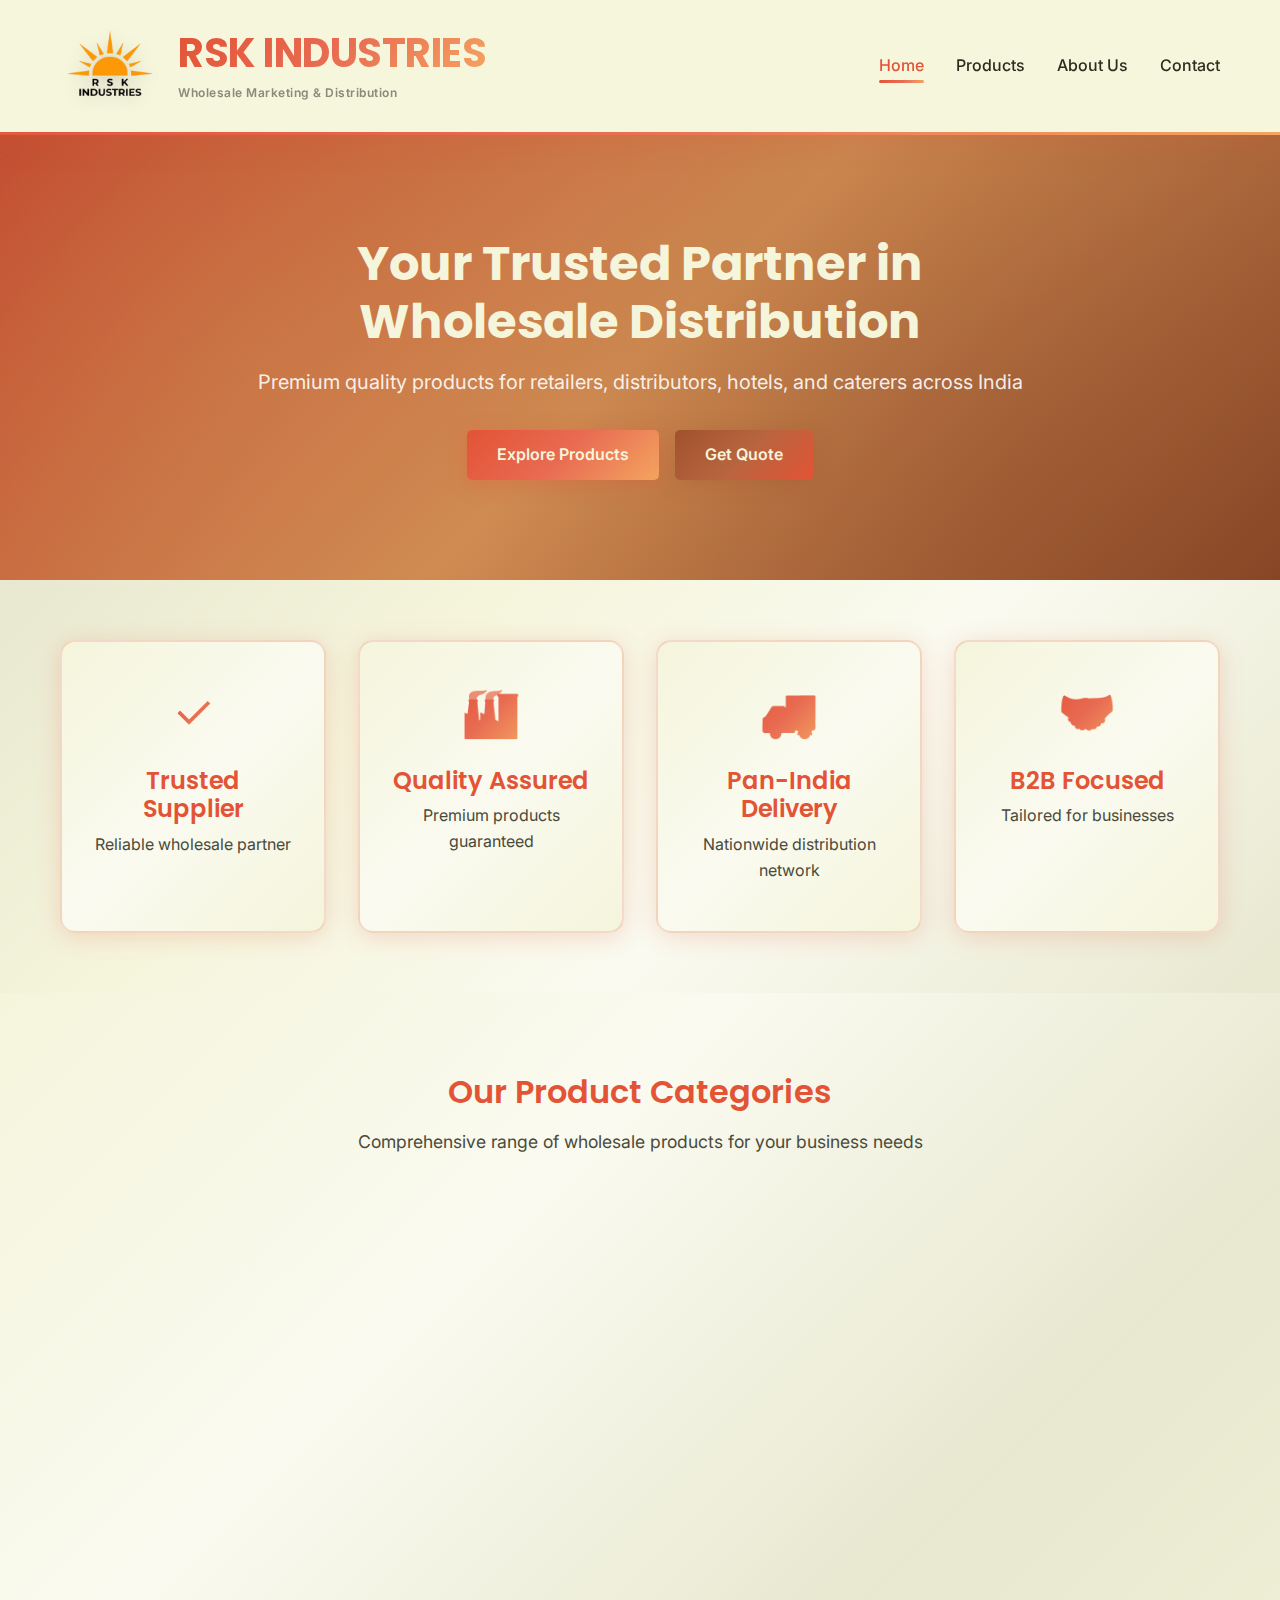
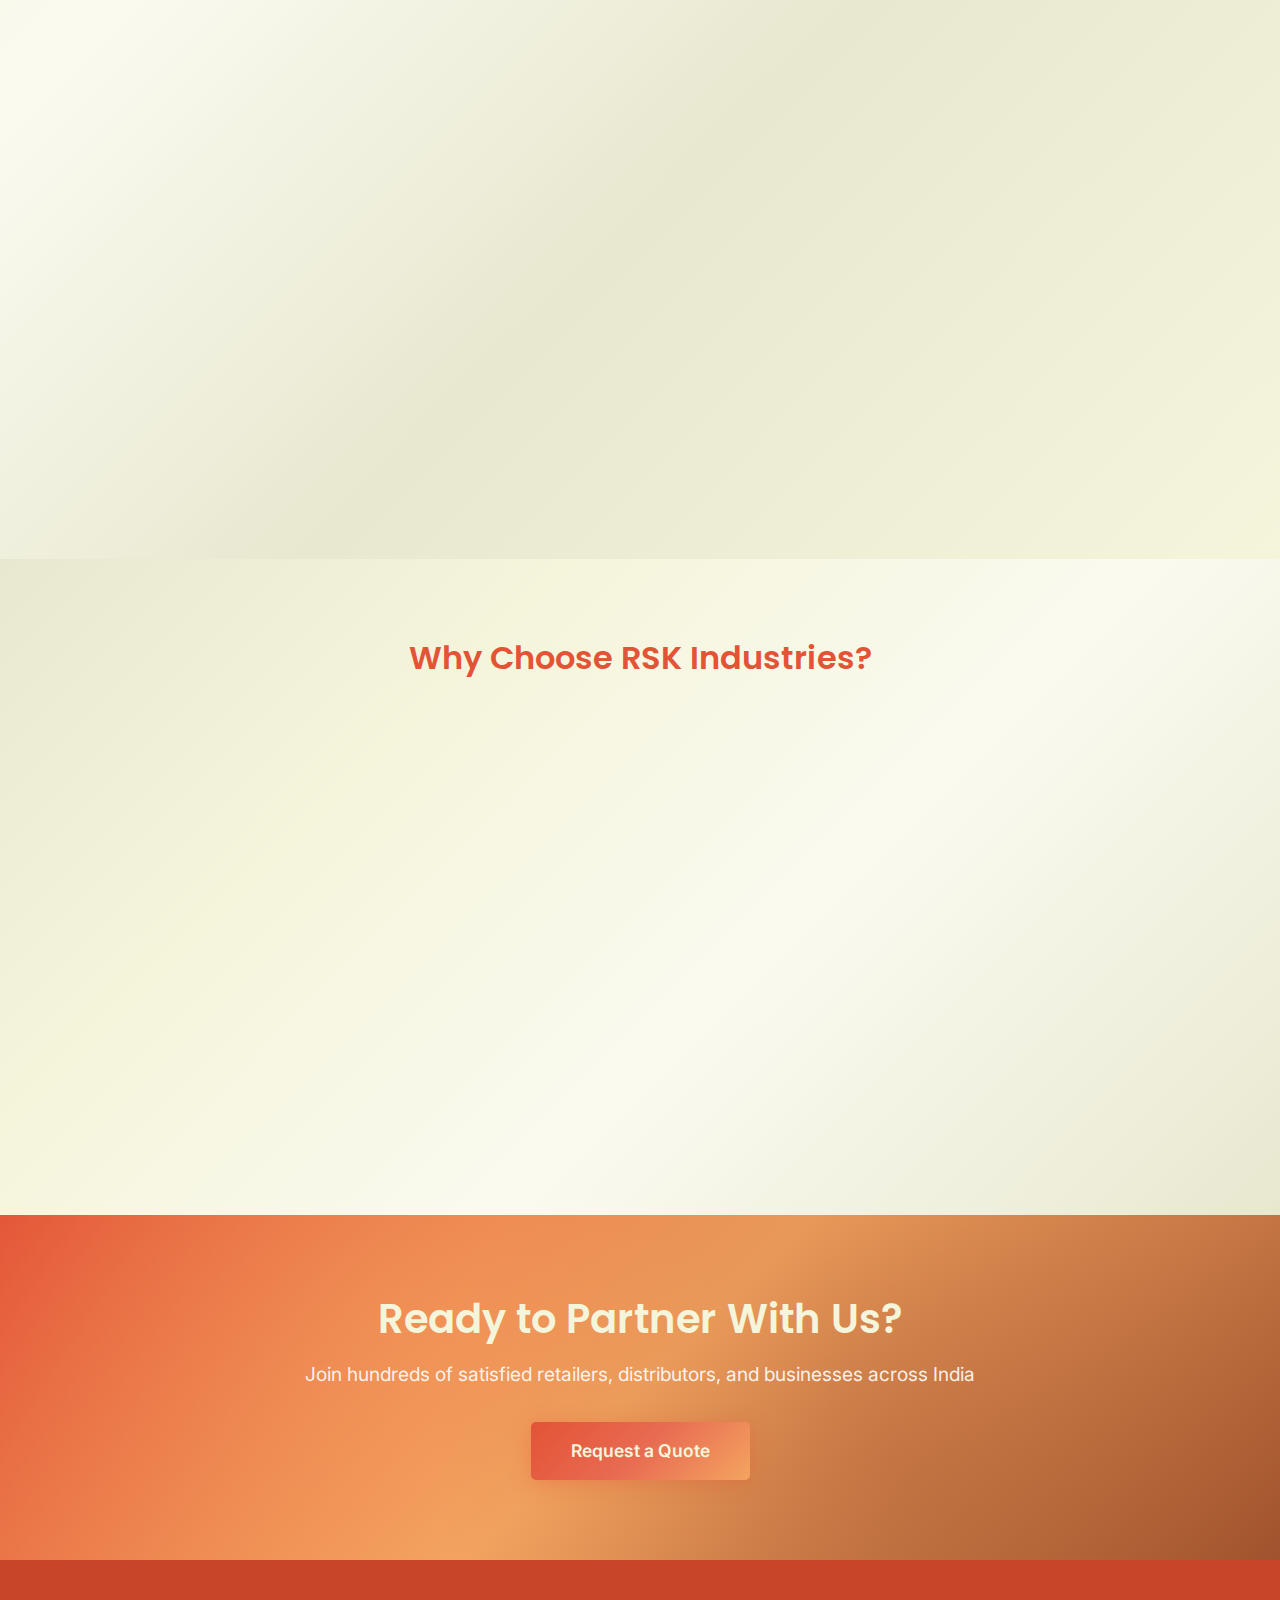
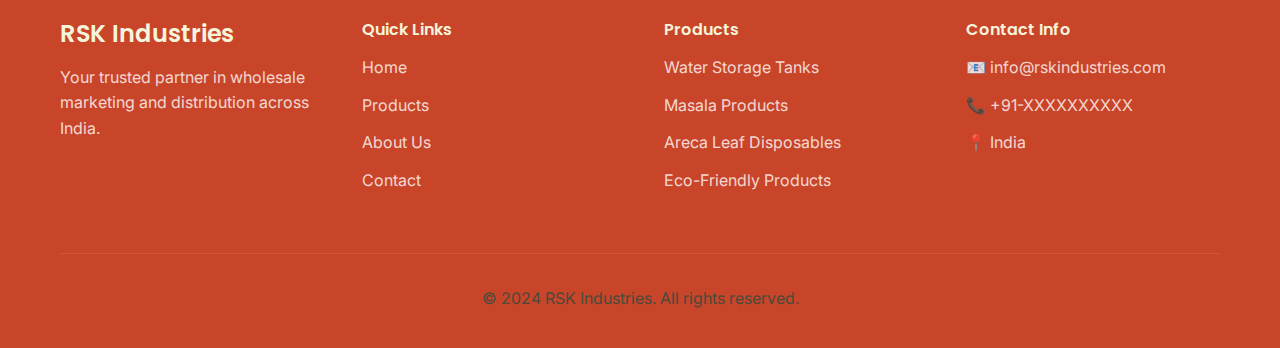
<file: index.html>
<!DOCTYPE html>
<html lang="en">
<head>
    <meta charset="UTF-8">
    <meta name="viewport" content="width=device-width, initial-scale=1.0">
    <meta name="description" content="RSK Industries - Leading wholesale marketing and distribution company in India. Specializing in plastic water storage tanks, masala products, and eco-friendly disposable products.">
    <title>RSK Industries - Wholesale Marketing & Distribution</title>
    <link rel="preconnect" href="https://fonts.googleapis.com">
    <link rel="preconnect" href="https://fonts.gstatic.com" crossorigin>
    <link href="https://fonts.googleapis.com/css2?family=Inter:wght@300;400;500;600;700&family=Poppins:wght@400;500;600;700&display=swap" rel="stylesheet">
    <link rel="stylesheet" href="css/styles.css">
</head>
<body>
    <!-- Navigation -->
    <nav class="navbar">
        <div class="container">
            <div class="nav-wrapper">
                <div class="logo">
                    <img src="assets/images/logo-transparent.png" alt="RSK Industries" class="logo-img">
                    <div class="logo-text">
                        <h1>RSK INDUSTRIES</h1>
                        <span class="tagline">Wholesale Marketing & Distribution</span>
                    </div>
                </div>
                <ul class="nav-menu" id="navMenu">
                    <li><a href="index.html" class="active">Home</a></li>
                    <li><a href="products.html">Products</a></li>
                    <li><a href="about.html">About Us</a></li>
                    <li><a href="contact.html">Contact</a></li>
                </ul>
                <button class="mobile-menu-toggle" id="mobileMenuToggle" aria-label="Toggle menu">
                    <span></span>
                    <span></span>
                    <span></span>
                </button>
            </div>
        </div>
    </nav>

    <!-- Hero Section -->
    <section class="hero">
        <div class="hero-overlay"></div>
        <div class="container">
            <div class="hero-content">
                <h1 class="hero-title">Your Trusted Partner in Wholesale Distribution</h1>
                <p class="hero-subtitle">Premium quality products for retailers, distributors, hotels, and caterers across India</p>
                <div class="hero-buttons">
                    <a href="products.html" class="btn btn-primary">Explore Products</a>
                    <a href="contact.html" class="btn btn-secondary">Get Quote</a>
                </div>
            </div>
        </div>
    </section>

    <!-- Trust Indicators -->
    <section class="trust-indicators">
        <div class="container">
            <div class="trust-grid">
                <div class="trust-item">
                    <div class="trust-icon">✓</div>
                    <h3>Trusted Supplier</h3>
                    <p>Reliable wholesale partner</p>
                </div>
                <div class="trust-item">
                    <div class="trust-icon">🏭</div>
                    <h3>Quality Assured</h3>
                    <p>Premium products guaranteed</p>
                </div>
                <div class="trust-item">
                    <div class="trust-icon">🚚</div>
                    <h3>Pan-India Delivery</h3>
                    <p>Nationwide distribution network</p>
                </div>
                <div class="trust-item">
                    <div class="trust-icon">🤝</div>
                    <h3>B2B Focused</h3>
                    <p>Tailored for businesses</p>
                </div>
            </div>
        </div>
    </section>

    <!-- Product Categories -->
    <section class="product-categories">
        <div class="container">
            <h2 class="section-title">Our Product Categories</h2>
            <p class="section-subtitle">Comprehensive range of wholesale products for your business needs</p>
            <div class="categories-grid">
                <div class="category-card">
                    <div class="category-icon">💧</div>
                    <h3>Plastic Water Storage Tanks</h3>
                    <p>Durable, high-quality water storage solutions for commercial and industrial use. Available in various capacities.</p>
                    <a href="products.html#water-tanks" class="category-link">View Products →</a>
                </div>
                <div class="category-card">
                    <div class="category-icon">🌶️</div>
                    <h3>Masala Products</h3>
                    <p>Premium quality spices and masala products. Authentic flavors for hotels, restaurants, and retail businesses.</p>
                    <a href="products.html#masala" class="category-link">View Products →</a>
                </div>
                <div class="category-card">
                    <div class="category-icon">🍃</div>
                    <h3>Areca Leaf Disposables</h3>
                    <p>Eco-friendly disposable plates, cups, and glasses made from areca leaf. Perfect for events and catering.</p>
                    <a href="products.html#areca-leaf" class="category-link">View Products →</a>
                </div>
                <div class="category-card">
                    <div class="category-icon">♻️</div>
                    <h3>Eco-Friendly Products</h3>
                    <p>Sustainable disposable products for environmentally conscious businesses. Quality meets responsibility.</p>
                    <a href="products.html#eco-friendly" class="category-link">View Products →</a>
                </div>
            </div>
        </div>
    </section>

    <!-- Why Choose Us -->
    <section class="why-choose-us">
        <div class="container">
            <h2 class="section-title">Why Choose RSK Industries?</h2>
            <div class="features-grid">
                <div class="feature-card">
                    <div class="feature-number">01</div>
                    <h3>Competitive Pricing</h3>
                    <p>Best wholesale rates in the market with volume discounts for bulk orders</p>
                </div>
                <div class="feature-card">
                    <div class="feature-number">02</div>
                    <h3>Quality Assurance</h3>
                    <p>Rigorous quality checks ensure only premium products reach your customers</p>
                </div>
                <div class="feature-card">
                    <div class="feature-number">03</div>
                    <h3>Reliable Supply Chain</h3>
                    <p>Consistent inventory and timely delivery to keep your business running smoothly</p>
                </div>
                <div class="feature-card">
                    <div class="feature-number">04</div>
                    <h3>Expert Support</h3>
                    <p>Dedicated account managers to assist with your wholesale requirements</p>
                </div>
                <div class="feature-card">
                    <div class="feature-number">05</div>
                    <h3>Flexible Terms</h3>
                    <p>Customized payment and delivery terms to suit your business needs</p>
                </div>
                <div class="feature-card">
                    <div class="feature-number">06</div>
                    <h3>Wide Network</h3>
                    <p>Established distribution network across India for seamless service</p>
                </div>
            </div>
        </div>
    </section>

    <!-- CTA Section -->
    <section class="cta-section">
        <div class="container">
            <div class="cta-content">
                <h2>Ready to Partner With Us?</h2>
                <p>Join hundreds of satisfied retailers, distributors, and businesses across India</p>
                <a href="contact.html" class="btn btn-primary btn-large">Request a Quote</a>
            </div>
        </div>
    </section>

    <!-- Footer -->
    <footer class="footer">
        <div class="container">
            <div class="footer-grid">
                <div class="footer-col">
                    <h3>RSK Industries</h3>
                    <p>Your trusted partner in wholesale marketing and distribution across India.</p>
                </div>
                <div class="footer-col">
                    <h4>Quick Links</h4>
                    <ul>
                        <li><a href="index.html">Home</a></li>
                        <li><a href="products.html">Products</a></li>
                        <li><a href="about.html">About Us</a></li>
                        <li><a href="contact.html">Contact</a></li>
                    </ul>
                </div>
                <div class="footer-col">
                    <h4>Products</h4>
                    <ul>
                        <li><a href="products.html#water-tanks">Water Storage Tanks</a></li>
                        <li><a href="products.html#masala">Masala Products</a></li>
                        <li><a href="products.html#areca-leaf">Areca Leaf Disposables</a></li>
                        <li><a href="products.html#eco-friendly">Eco-Friendly Products</a></li>
                    </ul>
                </div>
                <div class="footer-col">
                    <h4>Contact Info</h4>
                    <ul>
                        <li>📧 info@rskindustries.com</li>
                        <li>📞 +91-XXXXXXXXXX</li>
                        <li>📍 India</li>
                    </ul>
                </div>
            </div>
            <div class="footer-bottom">
                <p>&copy; 2024 RSK Industries. All rights reserved.</p>
            </div>
        </div>
    </footer>

    <script src="js/script.js"></script>
</body>
</html>
</file>
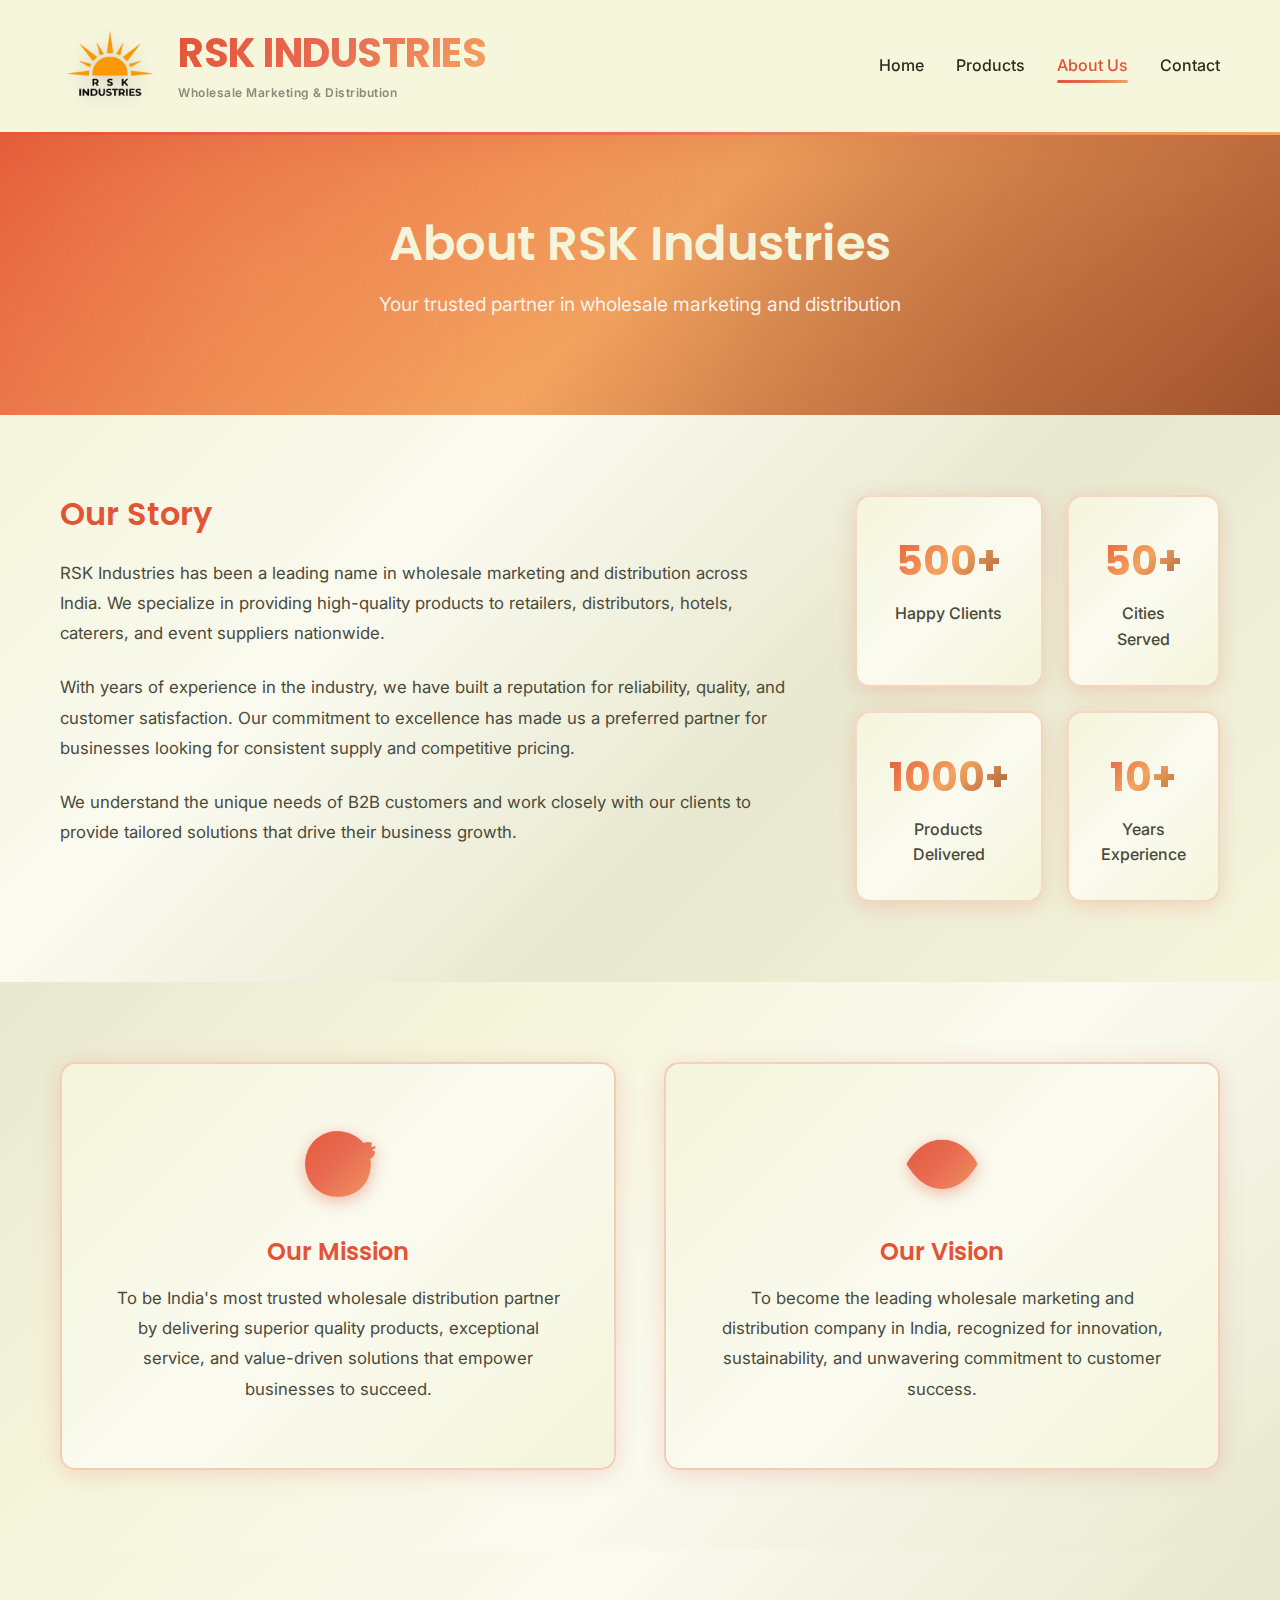
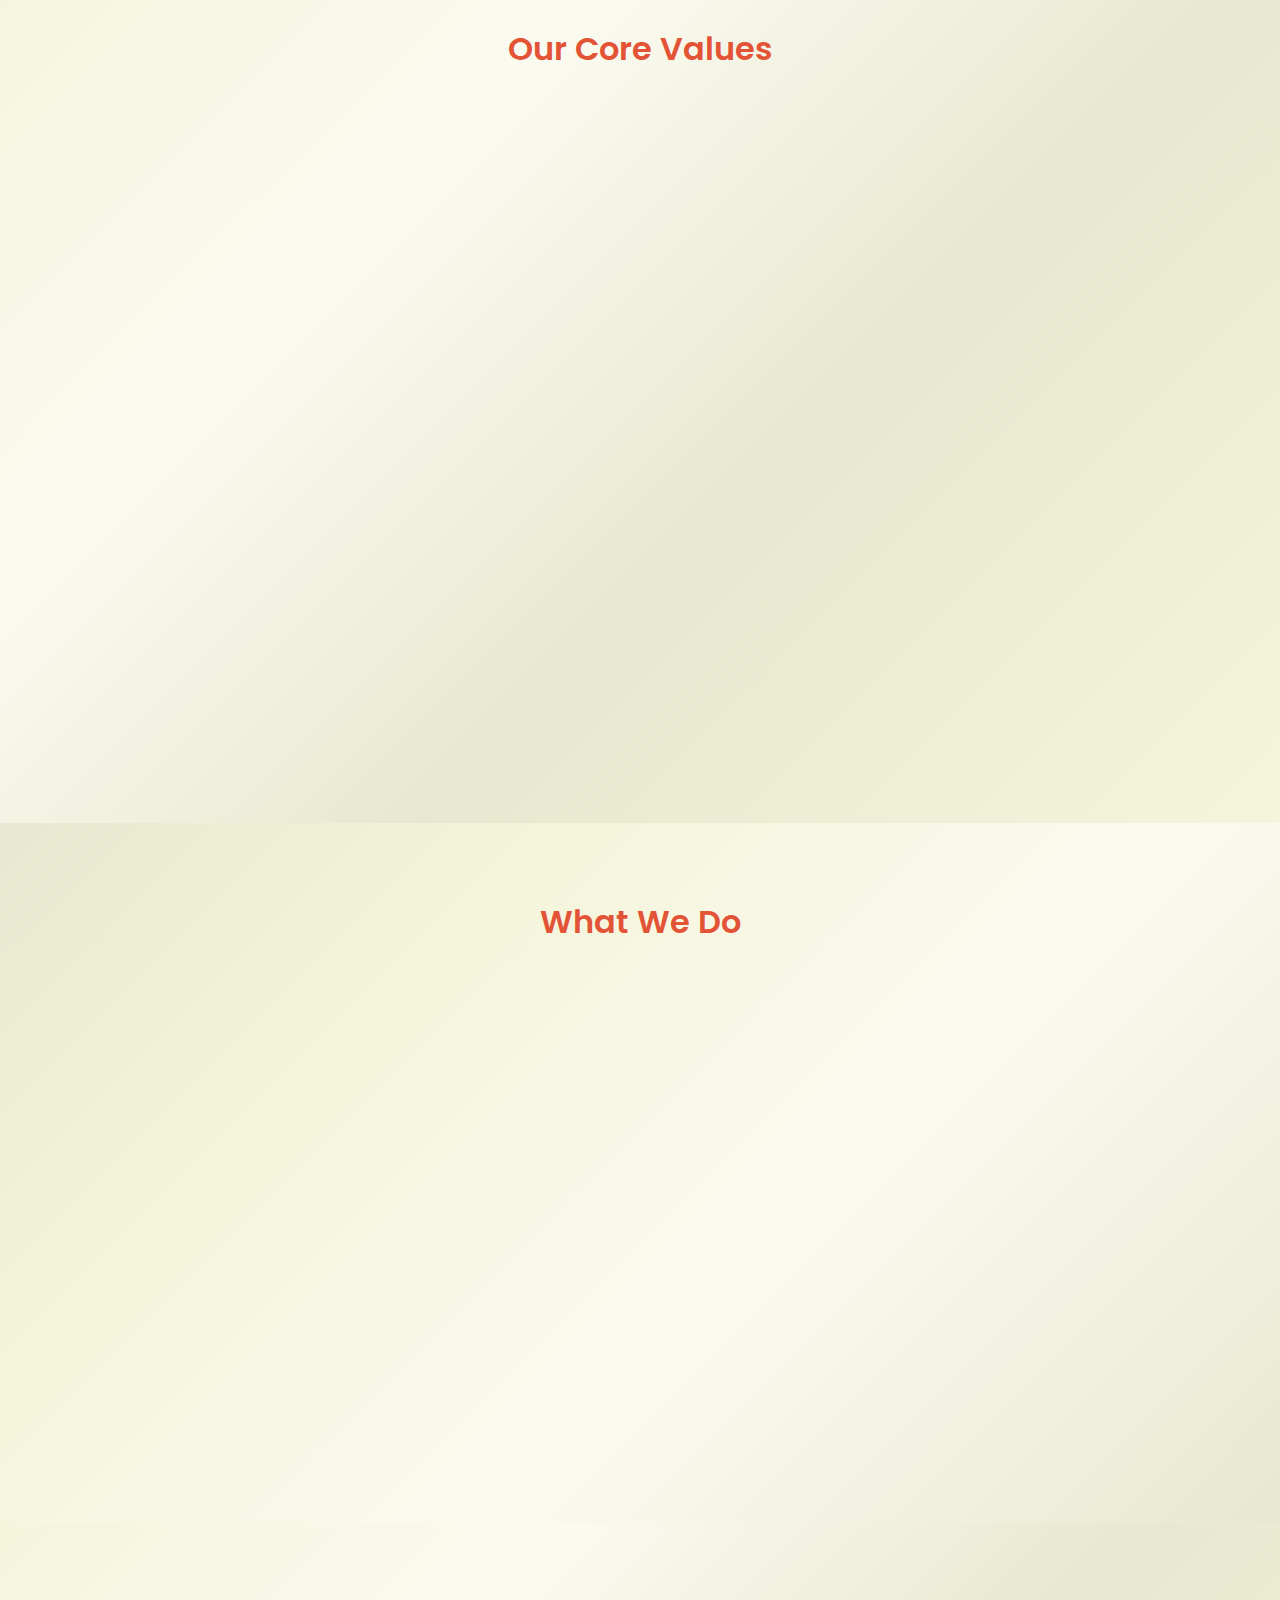
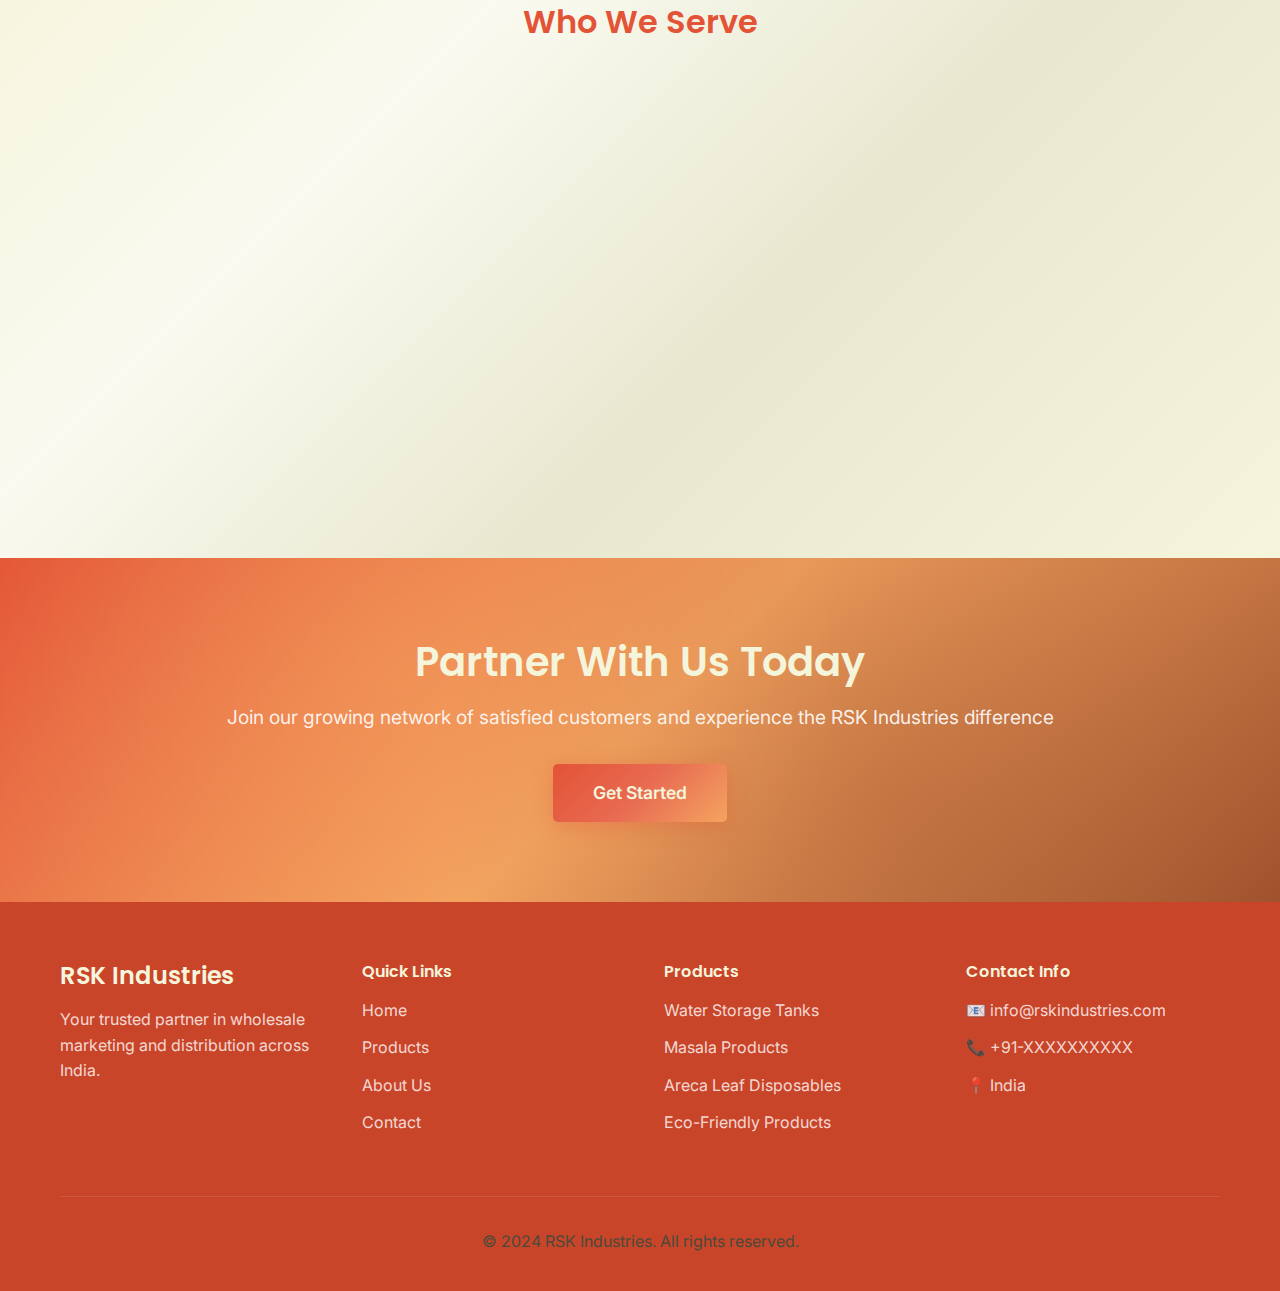
<file: about.html>
<!DOCTYPE html>
<html lang="en">
<head>
    <meta charset="UTF-8">
    <meta name="viewport" content="width=device-width, initial-scale=1.0">
    <meta name="description" content="Learn about RSK Industries - a trusted wholesale marketing and distribution company serving businesses across India.">
    <title>About Us - RSK Industries</title>
    <link rel="preconnect" href="https://fonts.googleapis.com">
    <link rel="preconnect" href="https://fonts.gstatic.com" crossorigin>
    <link href="https://fonts.googleapis.com/css2?family=Inter:wght@300;400;500;600;700&family=Poppins:wght@400;500;600;700&display=swap" rel="stylesheet">
    <link rel="stylesheet" href="styles.css">
</head>
<body>
    <!-- Navigation -->
    <nav class="navbar">
        <div class="container">
            <div class="nav-wrapper">
                <div class="logo">
                    <img src="assets/images/logo-transparent.png" alt="RSK Industries" class="logo-img">
                    <div class="logo-text">
                        <h1>RSK INDUSTRIES</h1>
                        <span class="tagline">Wholesale Marketing & Distribution</span>
                    </div>
                </div>
                <ul class="nav-menu" id="navMenu">
                    <li><a href="index.html">Home</a></li>
                    <li><a href="products.html">Products</a></li>
                    <li><a href="about.html" class="active">About Us</a></li>
                    <li><a href="contact.html">Contact</a></li>
                </ul>
                <button class="mobile-menu-toggle" id="mobileMenuToggle" aria-label="Toggle menu">
                    <span></span>
                    <span></span>
                    <span></span>
                </button>
            </div>
        </div>
    </nav>

    <!-- Page Header -->
    <section class="page-header">
        <div class="container">
            <h1>About RSK Industries</h1>
            <p>Your trusted partner in wholesale marketing and distribution</p>
        </div>
    </section>

    <!-- Company Story -->
    <section class="about-section">
        <div class="container">
            <div class="about-content">
                <div class="about-text">
                    <h2>Our Story</h2>
                    <p>RSK Industries has been a leading name in wholesale marketing and distribution across India. We specialize in providing high-quality products to retailers, distributors, hotels, caterers, and event suppliers nationwide.</p>
                    <p>With years of experience in the industry, we have built a reputation for reliability, quality, and customer satisfaction. Our commitment to excellence has made us a preferred partner for businesses looking for consistent supply and competitive pricing.</p>
                    <p>We understand the unique needs of B2B customers and work closely with our clients to provide tailored solutions that drive their business growth.</p>
                </div>
                <div class="about-stats">
                    <div class="stat-card">
                        <div class="stat-number">500+</div>
                        <div class="stat-label">Happy Clients</div>
                    </div>
                    <div class="stat-card">
                        <div class="stat-number">50+</div>
                        <div class="stat-label">Cities Served</div>
                    </div>
                    <div class="stat-card">
                        <div class="stat-number">1000+</div>
                        <div class="stat-label">Products Delivered</div>
                    </div>
                    <div class="stat-card">
                        <div class="stat-number">10+</div>
                        <div class="stat-label">Years Experience</div>
                    </div>
                </div>
            </div>
        </div>
    </section>

    <!-- Mission & Vision -->
    <section class="mission-vision alt-bg">
        <div class="container">
            <div class="mv-grid">
                <div class="mv-card">
                    <div class="mv-icon">🎯</div>
                    <h3>Our Mission</h3>
                    <p>To be India's most trusted wholesale distribution partner by delivering superior quality products, exceptional service, and value-driven solutions that empower businesses to succeed.</p>
                </div>
                <div class="mv-card">
                    <div class="mv-icon">👁️</div>
                    <h3>Our Vision</h3>
                    <p>To become the leading wholesale marketing and distribution company in India, recognized for innovation, sustainability, and unwavering commitment to customer success.</p>
                </div>
            </div>
        </div>
    </section>

    <!-- Core Values -->
    <section class="values-section">
        <div class="container">
            <h2 class="section-title">Our Core Values</h2>
            <div class="values-grid">
                <div class="value-card">
                    <div class="value-icon">✓</div>
                    <h3>Quality First</h3>
                    <p>We never compromise on quality. Every product we distribute meets the highest standards of excellence.</p>
                </div>
                <div class="value-card">
                    <div class="value-icon">🤝</div>
                    <h3>Customer Focus</h3>
                    <p>Our customers are at the heart of everything we do. We build long-term relationships based on trust and mutual success.</p>
                </div>
                <div class="value-card">
                    <div class="value-icon">⚡</div>
                    <h3>Reliability</h3>
                    <p>Consistent supply, timely delivery, and dependable service - that's what makes us a trusted partner.</p>
                </div>
                <div class="value-card">
                    <div class="value-icon">🌱</div>
                    <h3>Sustainability</h3>
                    <p>We promote eco-friendly products and sustainable business practices for a better tomorrow.</p>
                </div>
                <div class="value-card">
                    <div class="value-icon">💡</div>
                    <h3>Innovation</h3>
                    <p>We continuously evolve our offerings and processes to stay ahead of market needs and trends.</p>
                </div>
                <div class="value-card">
                    <div class="value-icon">🏆</div>
                    <h3>Integrity</h3>
                    <p>Honest dealings, transparent communication, and ethical business practices guide all our operations.</p>
                </div>
            </div>
        </div>
    </section>

    <!-- What We Do -->
    <section class="what-we-do alt-bg">
        <div class="container">
            <h2 class="section-title">What We Do</h2>
            <div class="services-grid">
                <div class="service-card">
                    <h3>Wholesale Distribution</h3>
                    <p>We distribute a wide range of products to retailers, distributors, and businesses across India, ensuring consistent supply and competitive pricing.</p>
                </div>
                <div class="service-card">
                    <h3>Bulk Supply</h3>
                    <p>Specialized in handling bulk orders for hotels, caterers, event suppliers, and large-scale businesses with customized solutions.</p>
                </div>
                <div class="service-card">
                    <h3>Quality Assurance</h3>
                    <p>Rigorous quality checks and standards ensure that only premium products reach our customers, maintaining brand credibility.</p>
                </div>
                <div class="service-card">
                    <h3>Logistics Support</h3>
                    <p>Efficient logistics and distribution network ensures timely delivery to customers across India, minimizing delays and disruptions.</p>
                </div>
            </div>
        </div>
    </section>

    <!-- Target Markets -->
    <section class="markets-section">
        <div class="container">
            <h2 class="section-title">Who We Serve</h2>
            <div class="markets-grid">
                <div class="market-card">
                    <div class="market-icon">🏪</div>
                    <h3>Retailers</h3>
                    <p>Small and medium retailers looking for quality products at competitive wholesale rates</p>
                </div>
                <div class="market-card">
                    <div class="market-icon">🏢</div>
                    <h3>Distributors</h3>
                    <p>Regional distributors requiring consistent supply and reliable partnership</p>
                </div>
                <div class="market-card">
                    <div class="market-icon">🏨</div>
                    <h3>Hotels & Restaurants</h3>
                    <p>Hospitality businesses needing bulk supplies of masala products and disposables</p>
                </div>
                <div class="market-card">
                    <div class="market-icon">🎉</div>
                    <h3>Event Suppliers</h3>
                    <p>Caterers and event management companies requiring eco-friendly disposable products</p>
                </div>
            </div>
        </div>
    </section>

    <!-- CTA Section -->
    <section class="cta-section">
        <div class="container">
            <div class="cta-content">
                <h2>Partner With Us Today</h2>
                <p>Join our growing network of satisfied customers and experience the RSK Industries difference</p>
                <a href="contact.html" class="btn btn-primary btn-large">Get Started</a>
            </div>
        </div>
    </section>

    <!-- Footer -->
    <footer class="footer">
        <div class="container">
            <div class="footer-grid">
                <div class="footer-col">
                    <h3>RSK Industries</h3>
                    <p>Your trusted partner in wholesale marketing and distribution across India.</p>
                </div>
                <div class="footer-col">
                    <h4>Quick Links</h4>
                    <ul>
                        <li><a href="index.html">Home</a></li>
                        <li><a href="products.html">Products</a></li>
                        <li><a href="about.html">About Us</a></li>
                        <li><a href="contact.html">Contact</a></li>
                    </ul>
                </div>
                <div class="footer-col">
                    <h4>Products</h4>
                    <ul>
                        <li><a href="products.html#water-tanks">Water Storage Tanks</a></li>
                        <li><a href="products.html#masala">Masala Products</a></li>
                        <li><a href="products.html#areca-leaf">Areca Leaf Disposables</a></li>
                        <li><a href="products.html#eco-friendly">Eco-Friendly Products</a></li>
                    </ul>
                </div>
                <div class="footer-col">
                    <h4>Contact Info</h4>
                    <ul>
                        <li>📧 info@rskindustries.com</li>
                        <li>📞 +91-XXXXXXXXXX</li>
                        <li>📍 India</li>
                    </ul>
                </div>
            </div>
            <div class="footer-bottom">
                <p>&copy; 2024 RSK Industries. All rights reserved.</p>
            </div>
        </div>
    </footer>

    <script src="script.js"></script>
</body>
</html>
</file>
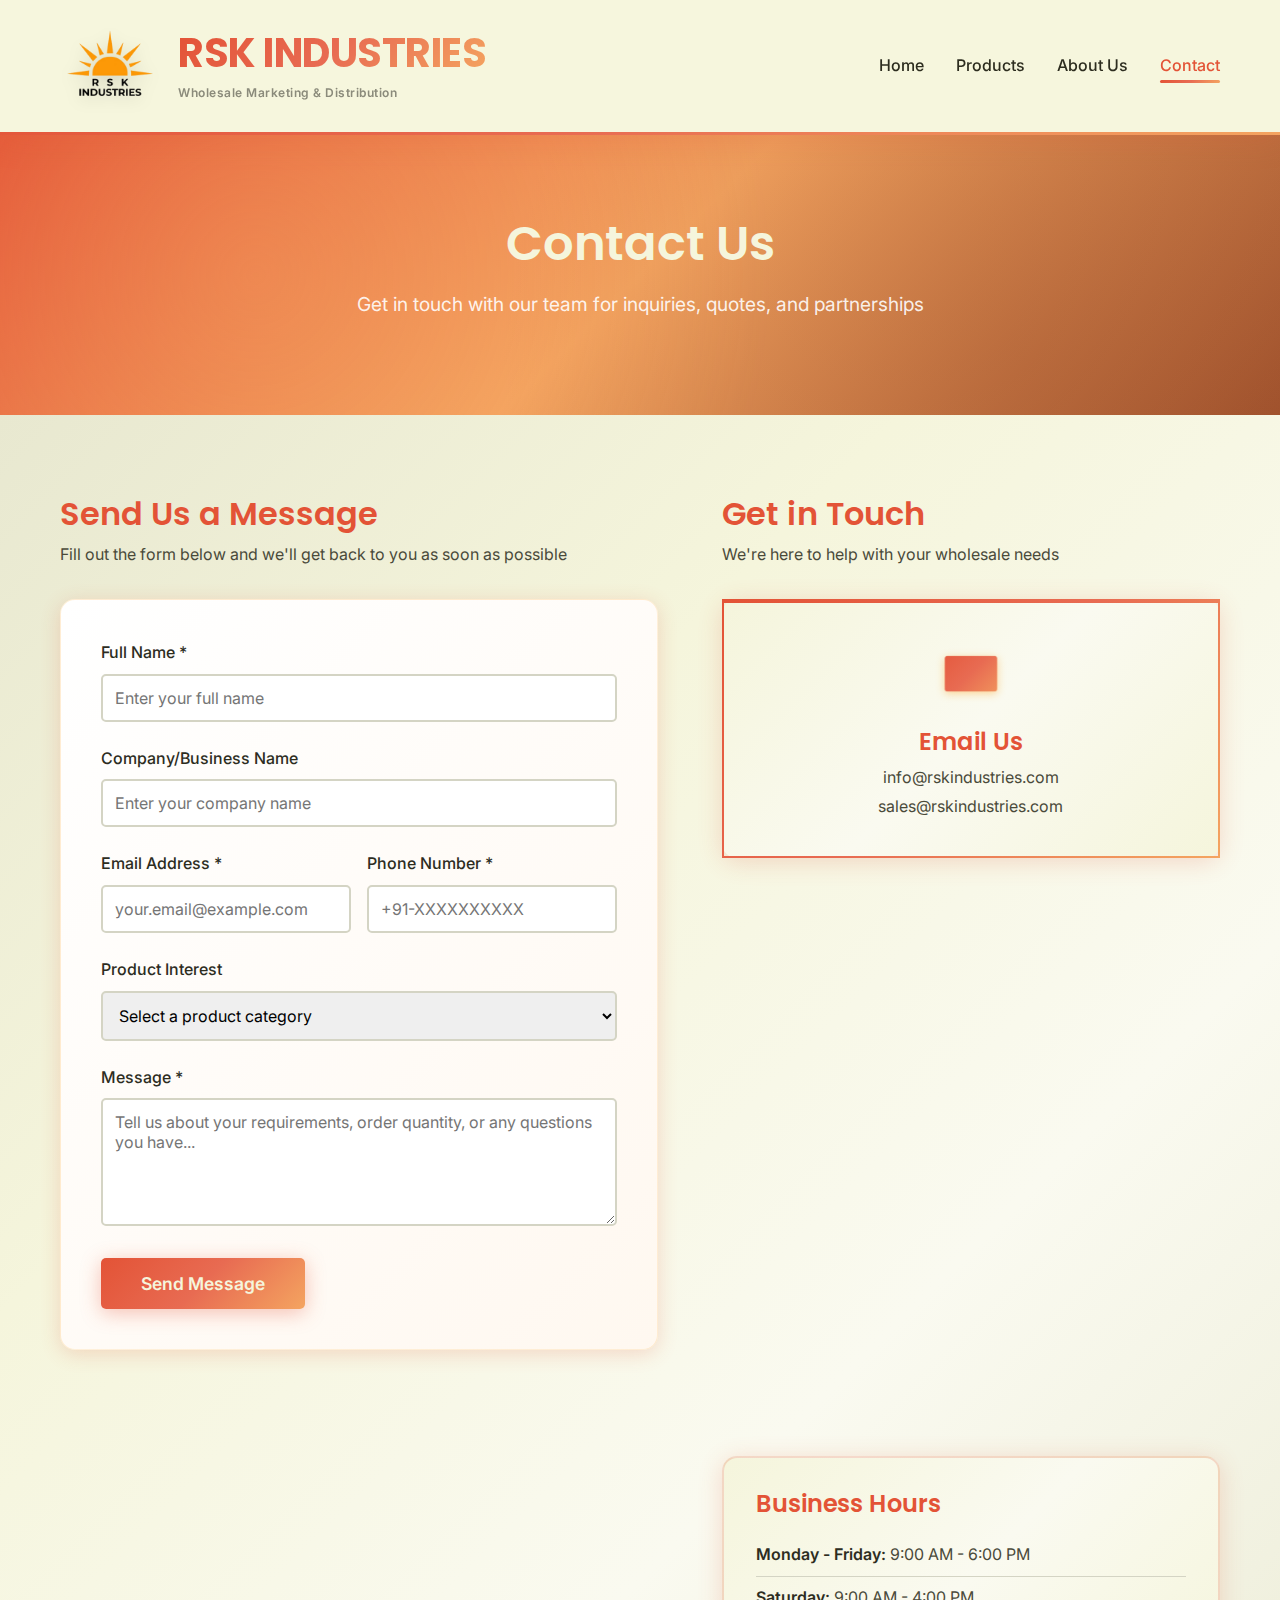
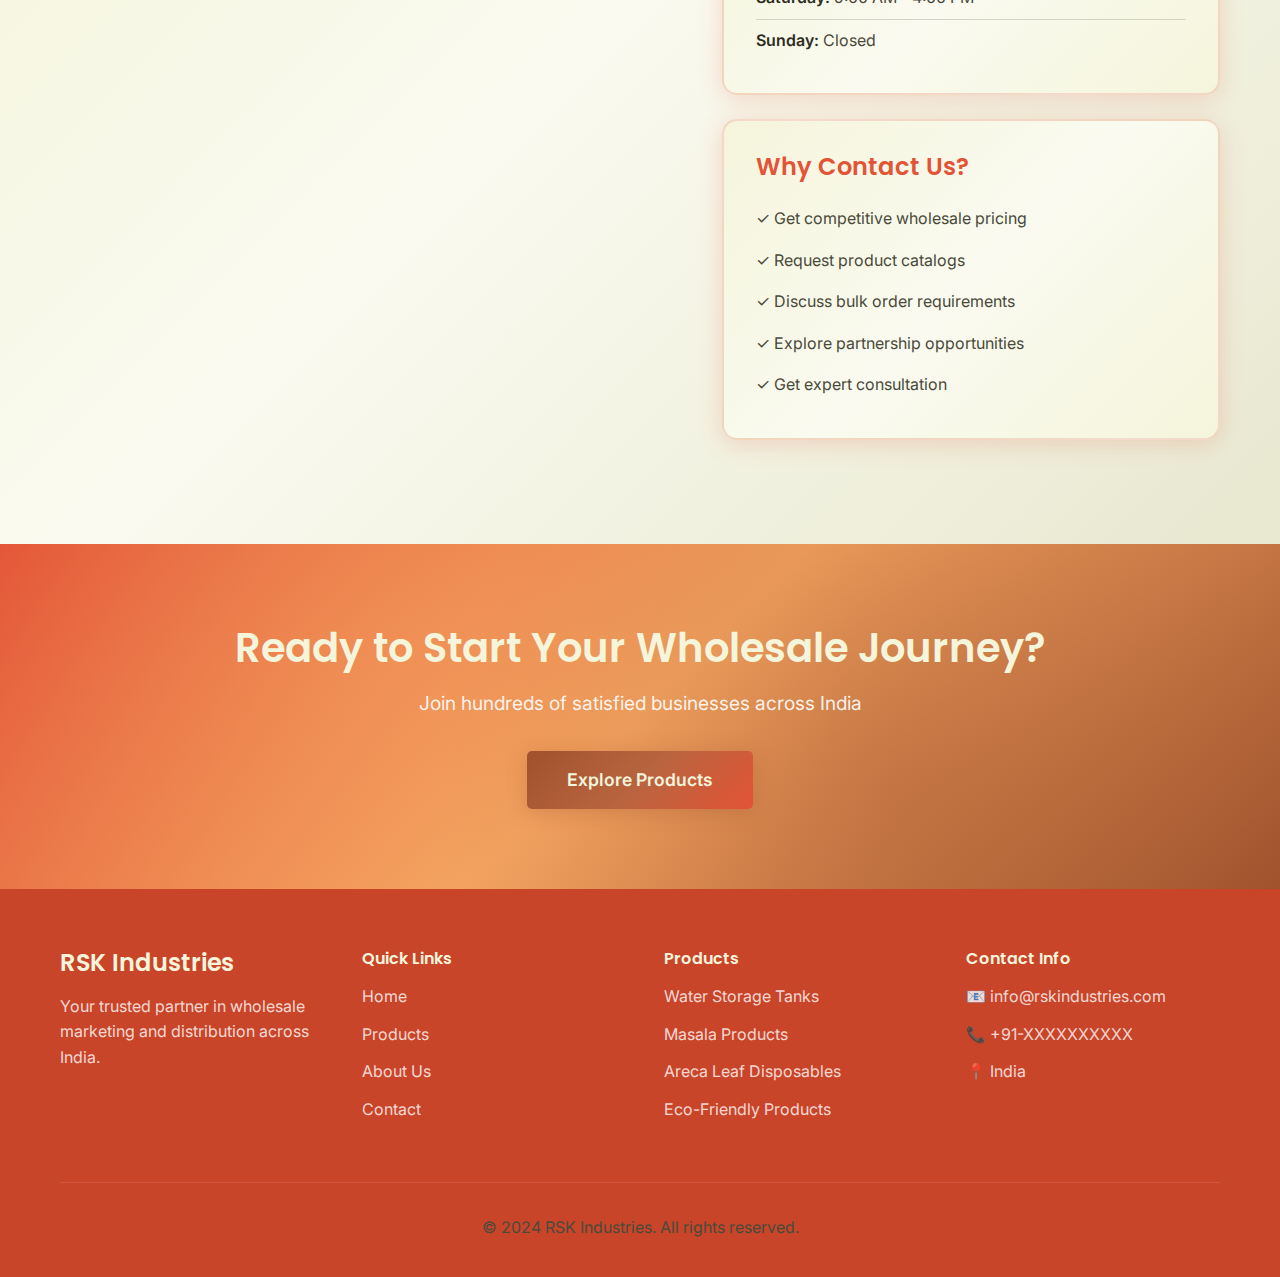
<file: contact.html>
<!DOCTYPE html>
<html lang="en">
<head>
    <meta charset="UTF-8">
    <meta name="viewport" content="width=device-width, initial-scale=1.0">
    <meta name="description" content="Contact RSK Industries for wholesale product inquiries, bulk orders, and business partnerships. Get in touch with our team today.">
    <title>Contact Us - RSK Industries</title>
    <link rel="preconnect" href="https://fonts.googleapis.com">
    <link rel="preconnect" href="https://fonts.gstatic.com" crossorigin>
    <link href="https://fonts.googleapis.com/css2?family=Inter:wght@300;400;500;600;700&family=Poppins:wght@400;500;600;700&display=swap" rel="stylesheet">
    <link rel="stylesheet" href="styles.css">
</head>
<body>
    <!-- Navigation -->
    <nav class="navbar">
        <div class="container">
            <div class="nav-wrapper">
                <div class="logo">
                    <img src="assets/images/logo-transparent.png" alt="RSK Industries" class="logo-img">
                    <div class="logo-text">
                        <h1>RSK INDUSTRIES</h1>
                        <span class="tagline">Wholesale Marketing & Distribution</span>
                    </div>
                </div>
                <ul class="nav-menu" id="navMenu">
                    <li><a href="index.html">Home</a></li>
                    <li><a href="products.html">Products</a></li>
                    <li><a href="about.html">About Us</a></li>
                    <li><a href="contact.html" class="active">Contact</a></li>
                </ul>
                <button class="mobile-menu-toggle" id="mobileMenuToggle" aria-label="Toggle menu">
                    <span></span>
                    <span></span>
                    <span></span>
                </button>
            </div>
        </div>
    </nav>

    <!-- Page Header -->
    <section class="page-header">
        <div class="container">
            <h1>Contact Us</h1>
            <p>Get in touch with our team for inquiries, quotes, and partnerships</p>
        </div>
    </section>

    <!-- Contact Section -->
    <section class="contact-section">
        <div class="container">
            <div class="contact-wrapper">
                <!-- Contact Form -->
                <div class="contact-form-wrapper">
                    <h2>Send Us a Message</h2>
                    <p class="form-subtitle">Fill out the form below and we'll get back to you as soon as possible</p>
                    <form class="contact-form" id="contactForm">
                        <div class="form-group">
                            <label for="name">Full Name *</label>
                            <input type="text" id="name" name="name" required placeholder="Enter your full name">
                        </div>
                        <div class="form-group">
                            <label for="company">Company/Business Name</label>
                            <input type="text" id="company" name="company" placeholder="Enter your company name">
                        </div>
                        <div class="form-row">
                            <div class="form-group">
                                <label for="email">Email Address *</label>
                                <input type="email" id="email" name="email" required placeholder="your.email@example.com">
                            </div>
                            <div class="form-group">
                                <label for="phone">Phone Number *</label>
                                <input type="tel" id="phone" name="phone" required placeholder="+91-XXXXXXXXXX">
                            </div>
                        </div>
                        <div class="form-group">
                            <label for="product">Product Interest</label>
                            <select id="product" name="product">
                                <option value="">Select a product category</option>
                                <option value="water-tanks">Plastic Water Storage Tanks</option>
                                <option value="masala">Masala Products</option>
                                <option value="areca-leaf">Areca Leaf Disposables</option>
                                <option value="eco-friendly">Eco-Friendly Products</option>
                                <option value="multiple">Multiple Products</option>
                                <option value="other">Other</option>
                            </select>
                        </div>
                        <div class="form-group">
                            <label for="message">Message *</label>
                            <textarea id="message" name="message" rows="5" required placeholder="Tell us about your requirements, order quantity, or any questions you have..."></textarea>
                        </div>
                        <button type="submit" class="btn btn-primary btn-large">Send Message</button>
                        <div class="form-message" id="formMessage"></div>
                    </form>
                </div>

                <!-- Contact Info -->
                <div class="contact-info-wrapper">
                    <h2>Get in Touch</h2>
                    <p class="info-subtitle">We're here to help with your wholesale needs</p>
                    
                    <div class="contact-info-cards">
                        <div class="info-card">
                            <div class="info-icon">📧</div>
                            <h3>Email Us</h3>
                            <p>info@rskindustries.com</p>
                            <p>sales@rskindustries.com</p>
                        </div>
                        <div class="info-card">
                            <div class="info-icon">📞</div>
                            <h3>Call Us</h3>
                            <p>+91-XXXXXXXXXX</p>
                            <p>Mon - Sat: 9:00 AM - 6:00 PM</p>
                        </div>
                        <div class="info-card">
                            <div class="info-icon">📍</div>
                            <h3>Location</h3>
                            <p>India</p>
                            <p>Pan-India Distribution</p>
                        </div>
                    </div>

                    <div class="business-hours">
                        <h3>Business Hours</h3>
                        <ul>
                            <li><span>Monday - Friday:</span> 9:00 AM - 6:00 PM</li>
                            <li><span>Saturday:</span> 9:00 AM - 4:00 PM</li>
                            <li><span>Sunday:</span> Closed</li>
                        </ul>
                    </div>

                    <div class="why-contact">
                        <h3>Why Contact Us?</h3>
                        <ul>
                            <li>✓ Get competitive wholesale pricing</li>
                            <li>✓ Request product catalogs</li>
                            <li>✓ Discuss bulk order requirements</li>
                            <li>✓ Explore partnership opportunities</li>
                            <li>✓ Get expert consultation</li>
                        </ul>
                    </div>
                </div>
            </div>
        </div>
    </section>

    <!-- CTA Section -->
    <section class="cta-section">
        <div class="container">
            <div class="cta-content">
                <h2>Ready to Start Your Wholesale Journey?</h2>
                <p>Join hundreds of satisfied businesses across India</p>
                <a href="products.html" class="btn btn-secondary btn-large">Explore Products</a>
            </div>
        </div>
    </section>

    <!-- Footer -->
    <footer class="footer">
        <div class="container">
            <div class="footer-grid">
                <div class="footer-col">
                    <h3>RSK Industries</h3>
                    <p>Your trusted partner in wholesale marketing and distribution across India.</p>
                </div>
                <div class="footer-col">
                    <h4>Quick Links</h4>
                    <ul>
                        <li><a href="index.html">Home</a></li>
                        <li><a href="products.html">Products</a></li>
                        <li><a href="about.html">About Us</a></li>
                        <li><a href="contact.html">Contact</a></li>
                    </ul>
                </div>
                <div class="footer-col">
                    <h4>Products</h4>
                    <ul>
                        <li><a href="products.html#water-tanks">Water Storage Tanks</a></li>
                        <li><a href="products.html#masala">Masala Products</a></li>
                        <li><a href="products.html#areca-leaf">Areca Leaf Disposables</a></li>
                        <li><a href="products.html#eco-friendly">Eco-Friendly Products</a></li>
                    </ul>
                </div>
                <div class="footer-col">
                    <h4>Contact Info</h4>
                    <ul>
                        <li>📧 info@rskindustries.com</li>
                        <li>📞 +91-XXXXXXXXXX</li>
                        <li>📍 India</li>
                    </ul>
                </div>
            </div>
            <div class="footer-bottom">
                <p>&copy; 2024 RSK Industries. All rights reserved.</p>
            </div>
        </div>
    </footer>

    <script src="script.js"></script>
</body>
</html>
</file>
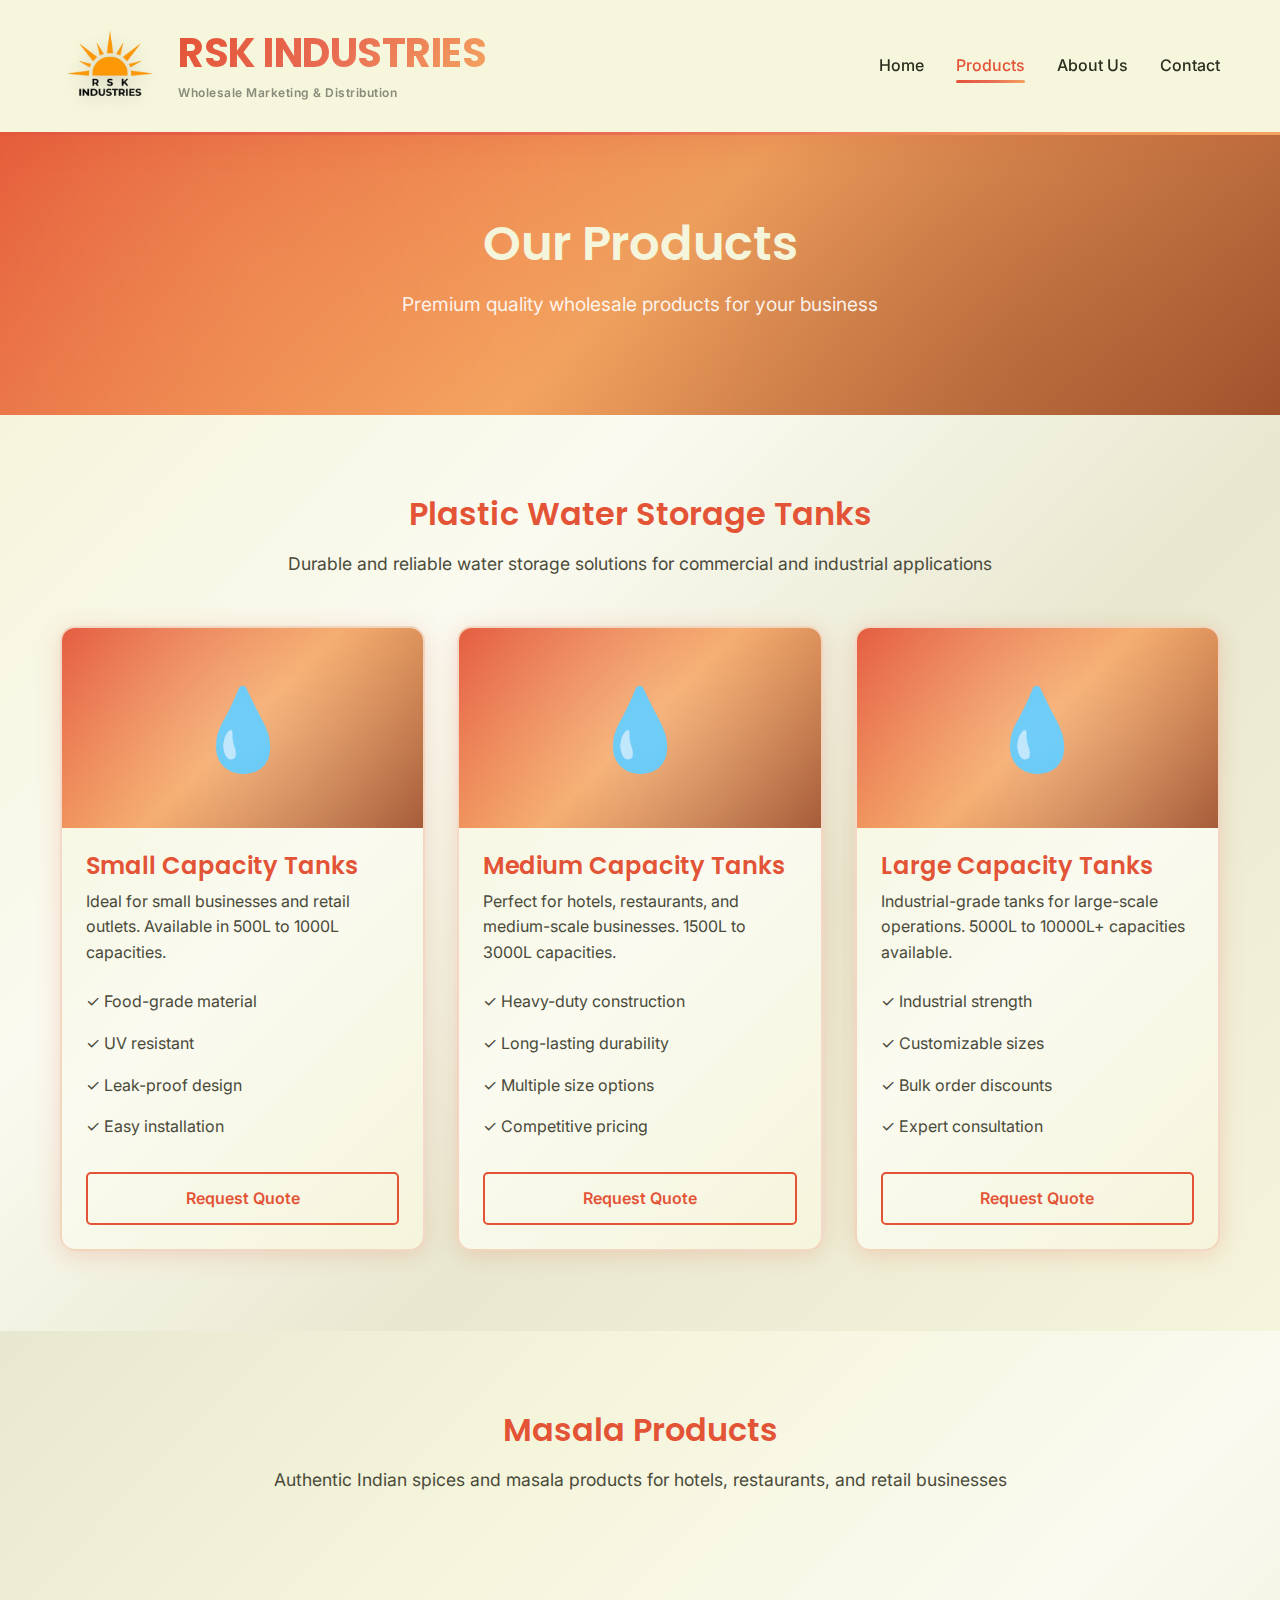
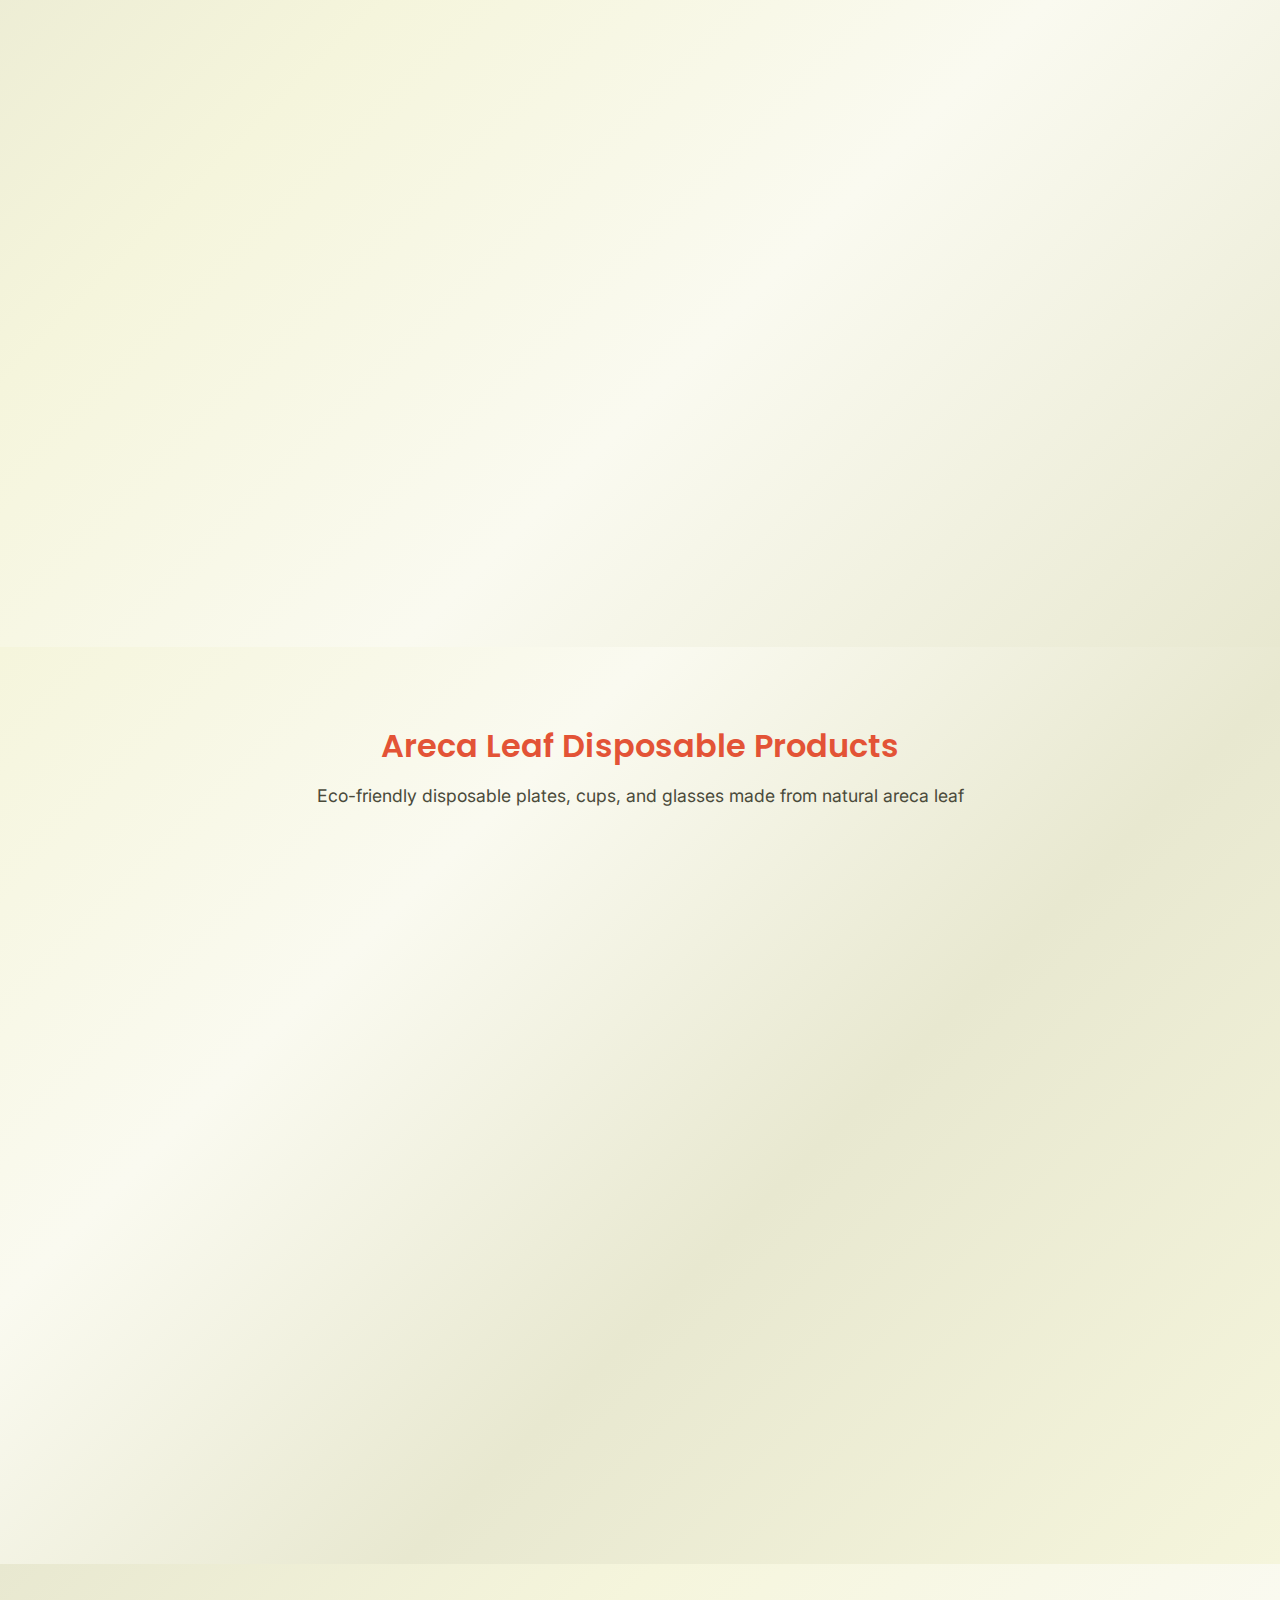
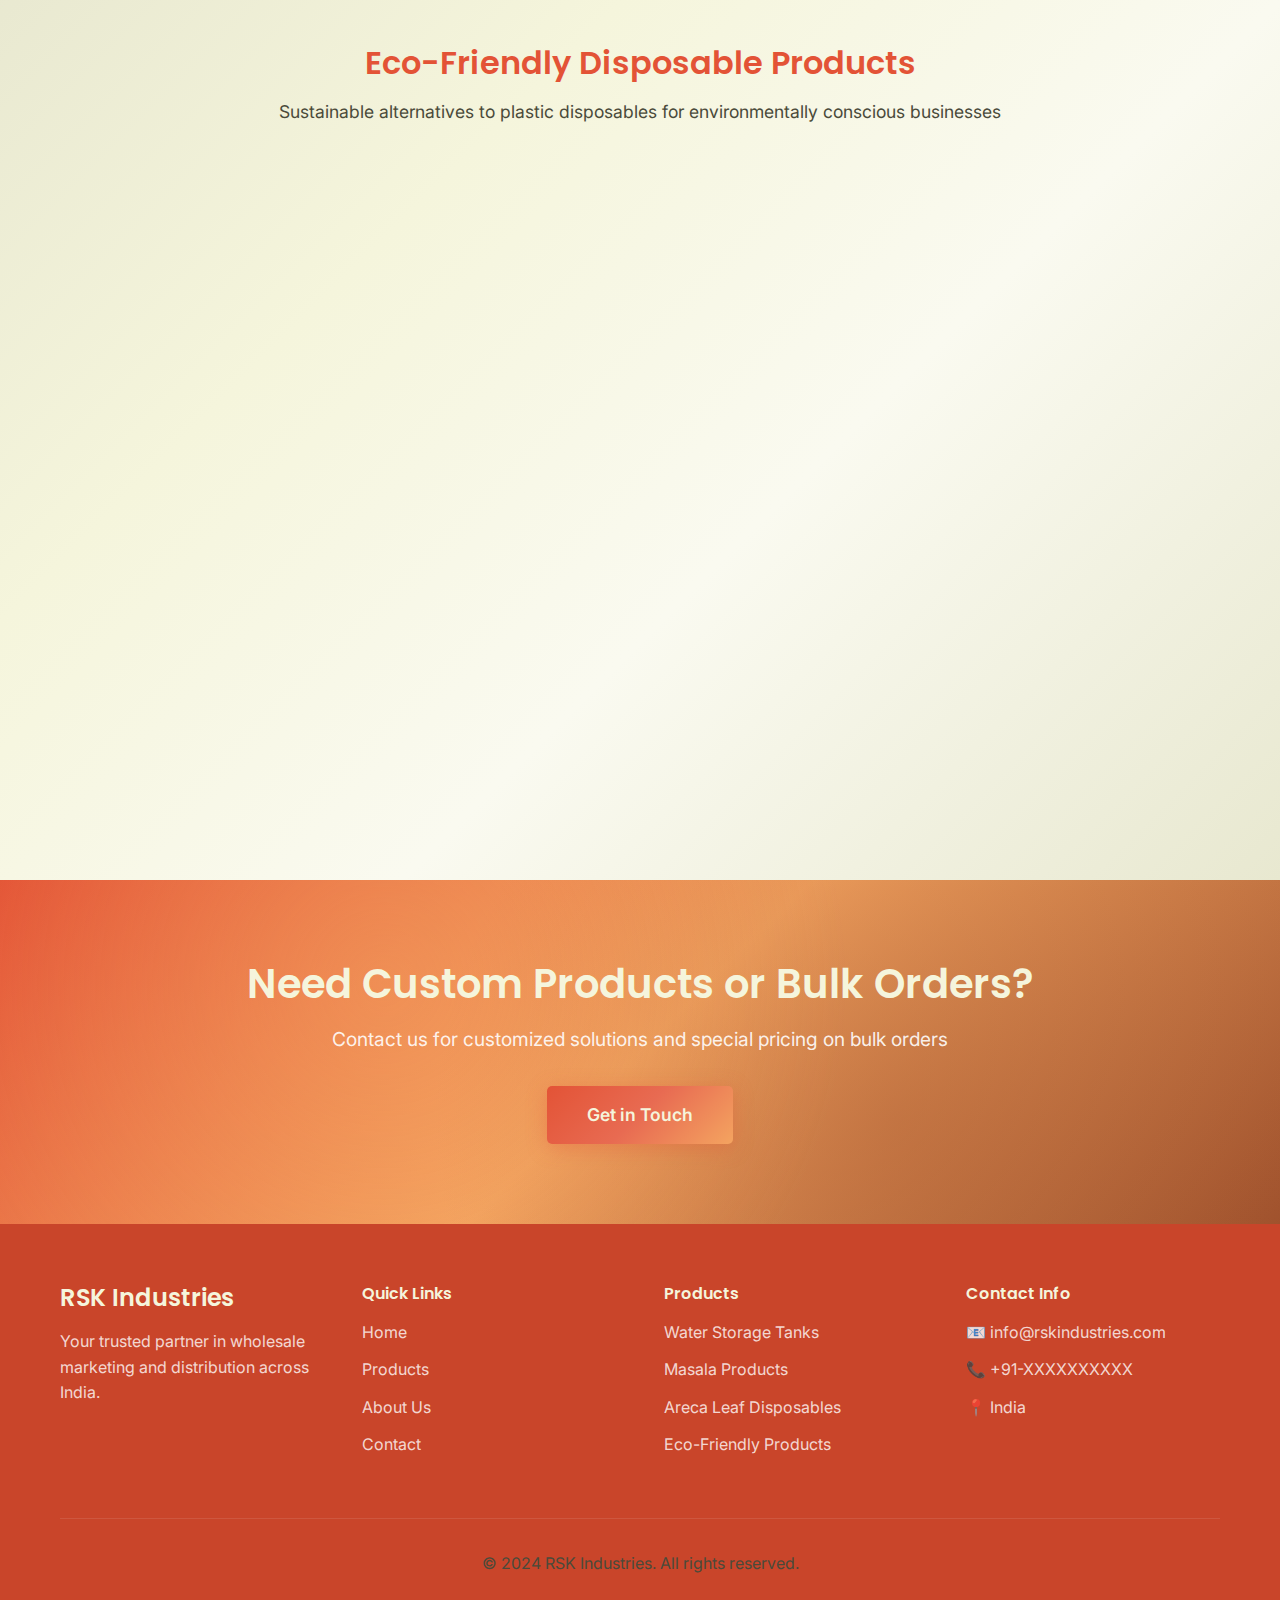
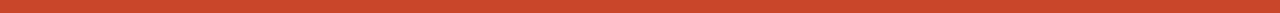
<file: products.html>
<!DOCTYPE html>
<html lang="en">
<head>
    <meta charset="UTF-8">
    <meta name="viewport" content="width=device-width, initial-scale=1.0">
    <meta name="description" content="Explore RSK Industries' comprehensive product range: plastic water storage tanks, masala products, areca leaf disposables, and eco-friendly products.">
    <title>Products - RSK Industries</title>
    <link rel="preconnect" href="https://fonts.googleapis.com">
    <link rel="preconnect" href="https://fonts.gstatic.com" crossorigin>
    <link href="https://fonts.googleapis.com/css2?family=Inter:wght@300;400;500;600;700&family=Poppins:wght@400;500;600;700&display=swap" rel="stylesheet">
    <link rel="stylesheet" href="styles.css">
</head>
<body>
    <!-- Navigation -->
    <nav class="navbar">
        <div class="container">
            <div class="nav-wrapper">
                <div class="logo">
                    <img src="assets/images/logo-transparent.png" alt="RSK Industries" class="logo-img">
                    <div class="logo-text">
                        <h1>RSK INDUSTRIES</h1>
                        <span class="tagline">Wholesale Marketing & Distribution</span>
                    </div>
                </div>
                <ul class="nav-menu" id="navMenu">
                    <li><a href="index.html">Home</a></li>
                    <li><a href="products.html" class="active">Products</a></li>
                    <li><a href="about.html">About Us</a></li>
                    <li><a href="contact.html">Contact</a></li>
                </ul>
                <button class="mobile-menu-toggle" id="mobileMenuToggle" aria-label="Toggle menu">
                    <span></span>
                    <span></span>
                    <span></span>
                </button>
            </div>
        </div>
    </nav>

    <!-- Page Header -->
    <section class="page-header">
        <div class="container">
            <h1>Our Products</h1>
            <p>Premium quality wholesale products for your business</p>
        </div>
    </section>

    <!-- Water Storage Tanks -->
    <section class="product-section" id="water-tanks">
        <div class="container">
            <div class="section-header">
                <h2 class="section-title">Plastic Water Storage Tanks</h2>
                <p class="section-subtitle">Durable and reliable water storage solutions for commercial and industrial applications</p>
            </div>
            <div class="products-grid">
                <div class="product-card">
                    <div class="product-image-placeholder">
                        <span>💧</span>
                    </div>
                    <h3>Small Capacity Tanks</h3>
                    <p class="product-description">Ideal for small businesses and retail outlets. Available in 500L to 1000L capacities.</p>
                    <ul class="product-features">
                        <li>✓ Food-grade material</li>
                        <li>✓ UV resistant</li>
                        <li>✓ Leak-proof design</li>
                        <li>✓ Easy installation</li>
                    </ul>
                    <a href="contact.html" class="btn btn-outline">Request Quote</a>
                </div>
                <div class="product-card">
                    <div class="product-image-placeholder">
                        <span>💧</span>
                    </div>
                    <h3>Medium Capacity Tanks</h3>
                    <p class="product-description">Perfect for hotels, restaurants, and medium-scale businesses. 1500L to 3000L capacities.</p>
                    <ul class="product-features">
                        <li>✓ Heavy-duty construction</li>
                        <li>✓ Long-lasting durability</li>
                        <li>✓ Multiple size options</li>
                        <li>✓ Competitive pricing</li>
                    </ul>
                    <a href="contact.html" class="btn btn-outline">Request Quote</a>
                </div>
                <div class="product-card">
                    <div class="product-image-placeholder">
                        <span>💧</span>
                    </div>
                    <h3>Large Capacity Tanks</h3>
                    <p class="product-description">Industrial-grade tanks for large-scale operations. 5000L to 10000L+ capacities available.</p>
                    <ul class="product-features">
                        <li>✓ Industrial strength</li>
                        <li>✓ Customizable sizes</li>
                        <li>✓ Bulk order discounts</li>
                        <li>✓ Expert consultation</li>
                    </ul>
                    <a href="contact.html" class="btn btn-outline">Request Quote</a>
                </div>
            </div>
        </div>
    </section>

    <!-- Masala Products -->
    <section class="product-section alt-bg" id="masala">
        <div class="container">
            <div class="section-header">
                <h2 class="section-title">Masala Products</h2>
                <p class="section-subtitle">Authentic Indian spices and masala products for hotels, restaurants, and retail businesses</p>
            </div>
            <div class="products-grid">
                <div class="product-card">
                    <div class="product-image-placeholder">
                        <span>🌶️</span>
                    </div>
                    <h3>Whole Spices</h3>
                    <p class="product-description">Premium quality whole spices including cardamom, cinnamon, cloves, and more.</p>
                    <ul class="product-features">
                        <li>✓ 100% pure & natural</li>
                        <li>✓ Premium quality</li>
                        <li>✓ Bulk packaging</li>
                        <li>✓ Competitive rates</li>
                    </ul>
                    <a href="contact.html" class="btn btn-outline">Request Quote</a>
                </div>
                <div class="product-card">
                    <div class="product-image-placeholder">
                        <span>🌶️</span>
                    </div>
                    <h3>Ground Spices</h3>
                    <p class="product-description">Finely ground masala powders for ready-to-use applications in commercial kitchens.</p>
                    <ul class="product-features">
                        <li>✓ Freshly ground</li>
                        <li>✓ Consistent quality</li>
                        <li>✓ Hygienic packaging</li>
                        <li>✓ Long shelf life</li>
                    </ul>
                    <a href="contact.html" class="btn btn-outline">Request Quote</a>
                </div>
                <div class="product-card">
                    <div class="product-image-placeholder">
                        <span>🌶️</span>
                    </div>
                    <h3>Spice Blends</h3>
                    <p class="product-description">Ready-to-use spice blends and masala mixes for various cuisines and dishes.</p>
                    <ul class="product-features">
                        <li>✓ Custom blends available</li>
                        <li>✓ Restaurant-grade quality</li>
                        <li>✓ Private labeling options</li>
                        <li>✓ Flexible quantities</li>
                    </ul>
                    <a href="contact.html" class="btn btn-outline">Request Quote</a>
                </div>
            </div>
        </div>
    </section>

    <!-- Areca Leaf Disposables -->
    <section class="product-section" id="areca-leaf">
        <div class="container">
            <div class="section-header">
                <h2 class="section-title">Areca Leaf Disposable Products</h2>
                <p class="section-subtitle">Eco-friendly disposable plates, cups, and glasses made from natural areca leaf</p>
            </div>
            <div class="products-grid">
                <div class="product-card">
                    <div class="product-image-placeholder">
                        <span>🍃</span>
                    </div>
                    <h3>Areca Leaf Plates</h3>
                    <p class="product-description">Biodegradable plates in various sizes. Perfect for events, catering, and food service.</p>
                    <ul class="product-features">
                        <li>✓ 100% biodegradable</li>
                        <li>✓ Microwave safe</li>
                        <li>✓ Leak-proof design</li>
                        <li>✓ Multiple sizes</li>
                    </ul>
                    <a href="contact.html" class="btn btn-outline">Request Quote</a>
                </div>
                <div class="product-card">
                    <div class="product-image-placeholder">
                        <span>🍃</span>
                    </div>
                    <h3>Areca Leaf Cups</h3>
                    <p class="product-description">Eco-friendly disposable cups for hot and cold beverages. Ideal for cafes and events.</p>
                    <ul class="product-features">
                        <li>✓ Heat resistant</li>
                        <li>✓ Sturdy construction</li>
                        <li>✓ Natural appearance</li>
                        <li>✓ Bulk quantities</li>
                    </ul>
                    <a href="contact.html" class="btn btn-outline">Request Quote</a>
                </div>
                <div class="product-card">
                    <div class="product-image-placeholder">
                        <span>🍃</span>
                    </div>
                    <h3>Areca Leaf Glasses</h3>
                    <p class="product-description">Disposable glasses made from areca leaf. Perfect alternative to plastic glasses.</p>
                    <ul class="product-features">
                        <li>✓ Environmentally friendly</li>
                        <li>✓ Food-safe material</li>
                        <li>✓ Custom printing available</li>
                        <li>✓ Wholesale pricing</li>
                    </ul>
                    <a href="contact.html" class="btn btn-outline">Request Quote</a>
                </div>
            </div>
        </div>
    </section>

    <!-- Eco-Friendly Products -->
    <section class="product-section alt-bg" id="eco-friendly">
        <div class="container">
            <div class="section-header">
                <h2 class="section-title">Eco-Friendly Disposable Products</h2>
                <p class="section-subtitle">Sustainable alternatives to plastic disposables for environmentally conscious businesses</p>
            </div>
            <div class="products-grid">
                <div class="product-card">
                    <div class="product-image-placeholder">
                        <span>♻️</span>
                    </div>
                    <h3>Paper Products</h3>
                    <p class="product-description">Biodegradable paper plates, bowls, and containers for food service applications.</p>
                    <ul class="product-features">
                        <li>✓ Compostable</li>
                        <li>✓ Food-grade quality</li>
                        <li>✓ Various sizes</li>
                        <li>✓ Competitive rates</li>
                    </ul>
                    <a href="contact.html" class="btn btn-outline">Request Quote</a>
                </div>
                <div class="product-card">
                    <div class="product-image-placeholder">
                        <span>♻️</span>
                    </div>
                    <h3>Bagasse Products</h3>
                    <p class="product-description">Disposable products made from sugarcane bagasse. Strong and eco-friendly.</p>
                    <ul class="product-features">
                        <li>✓ Renewable material</li>
                        <li>✓ Microwave safe</li>
                        <li>✓ Leak-resistant</li>
                        <li>✓ Bulk orders welcome</li>
                    </ul>
                    <a href="contact.html" class="btn btn-outline">Request Quote</a>
                </div>
                <div class="product-card">
                    <div class="product-image-placeholder">
                        <span>♻️</span>
                    </div>
                    <h3>Bamboo Products</h3>
                    <p class="product-description">Sustainable bamboo-based disposable products for premium food service applications.</p>
                    <ul class="product-features">
                        <li>✓ Premium quality</li>
                        <li>✓ Biodegradable</li>
                        <li>✓ Elegant appearance</li>
                        <li>✓ Custom options</li>
                    </ul>
                    <a href="contact.html" class="btn btn-outline">Request Quote</a>
                </div>
            </div>
        </div>
    </section>

    <!-- CTA Section -->
    <section class="cta-section">
        <div class="container">
            <div class="cta-content">
                <h2>Need Custom Products or Bulk Orders?</h2>
                <p>Contact us for customized solutions and special pricing on bulk orders</p>
                <a href="contact.html" class="btn btn-primary btn-large">Get in Touch</a>
            </div>
        </div>
    </section>

    <!-- Footer -->
    <footer class="footer">
        <div class="container">
            <div class="footer-grid">
                <div class="footer-col">
                    <h3>RSK Industries</h3>
                    <p>Your trusted partner in wholesale marketing and distribution across India.</p>
                </div>
                <div class="footer-col">
                    <h4>Quick Links</h4>
                    <ul>
                        <li><a href="index.html">Home</a></li>
                        <li><a href="products.html">Products</a></li>
                        <li><a href="about.html">About Us</a></li>
                        <li><a href="contact.html">Contact</a></li>
                    </ul>
                </div>
                <div class="footer-col">
                    <h4>Products</h4>
                    <ul>
                        <li><a href="products.html#water-tanks">Water Storage Tanks</a></li>
                        <li><a href="products.html#masala">Masala Products</a></li>
                        <li><a href="products.html#areca-leaf">Areca Leaf Disposables</a></li>
                        <li><a href="products.html#eco-friendly">Eco-Friendly Products</a></li>
                    </ul>
                </div>
                <div class="footer-col">
                    <h4>Contact Info</h4>
                    <ul>
                        <li>📧 info@rskindustries.com</li>
                        <li>📞 +91-XXXXXXXXXX</li>
                        <li>📍 India</li>
                    </ul>
                </div>
            </div>
            <div class="footer-bottom">
                <p>&copy; 2024 RSK Industries. All rights reserved.</p>
            </div>
        </div>
    </footer>

    <script src="script.js"></script>
</body>
</html>
</file>
<file: css/styles.css>
/* ============================================
   RSK Industries - Professional Wholesale Website
   Color Scheme: Deep Blue Primary, Sunrise Orange Secondary, Orange Accent
   ============================================ */

/* CSS Variables for Color Scheme - Warm Earthy Theme */
:root {
    /* Primary Colors */
    --primary-color: #E35336; /* Coral Red */
    --primary-dark: #c9452a;
    --primary-light: #e86b52;
    --primary-gradient: linear-gradient(135deg, #E35336 0%, #e86b52 50%, #F4A460 100%);
    
    /* Secondary Colors */
    --secondary-color: #A0522D; /* Sienna Brown */
    --secondary-dark: #8b4520;
    --secondary-light: #b8653f;
    --secondary-gradient: linear-gradient(135deg, #A0522D 0%, #b8653f 50%, #E35336 100%);
    
    /* Accent Colors */
    --accent-color: #F4A460; /* Sandy Brown */
    --accent-dark: #e8954a;
    --accent-light: #f5b377;
    --accent-gradient: linear-gradient(135deg, #F4A460 0%, #f5b377 50%, #E35336 100%);
    
    /* Background Colors */
    --bg-color: #F5F5DC; /* Beige/Cream */
    --bg-light: #fafaf0;
    --bg-dark: #e8e8d0;
    
    /* Main Gradients */
    --hero-gradient: linear-gradient(135deg, #E35336 0%, #F4A460 50%, #A0522D 100%);
    --card-gradient: linear-gradient(135deg, #F5F5DC 0%, #fafaf0 50%, #F5F5DC 100%);
    --hover-gradient: linear-gradient(135deg, #E35336 0%, #F4A460 100%);
    --section-gradient: linear-gradient(135deg, #F5F5DC 0%, #fafaf0 30%, #e8e8d0 60%, #F5F5DC 100%);
    --alt-section-gradient: linear-gradient(135deg, #e8e8d0 0%, #F5F5DC 30%, #fafaf0 60%, #e8e8d0 100%);
    
    /* Neutral Colors */
    --white: #F5F5DC;
    --light-bg: #fafaf0;
    --grey: #d4d4c4;
    --medium-grey: #b8b8a8;
    --dark-grey: #8b8b7b;
    --text-dark: #2d2d1f;
    --text-light: #4a4a3a;
    
    /* Shadows with color tints */
    --shadow: rgba(227, 83, 54, 0.2);
    --shadow-hover: rgba(227, 83, 54, 0.3);
    --shadow-strong: rgba(227, 83, 54, 0.4);
    --accent-shadow: rgba(244, 164, 96, 0.3);
    --brown-shadow: rgba(160, 82, 45, 0.3);
    --red-shadow: rgba(227, 83, 54, 0.35);
    
    /* Transitions */
    --transition: all 0.3s cubic-bezier(0.4, 0, 0.2, 1);
    --transition-slow: all 0.5s cubic-bezier(0.4, 0, 0.2, 1);
}

/* Reset and Base Styles */
* {
    margin: 0;
    padding: 0;
    box-sizing: border-box;
}

html {
    scroll-behavior: smooth;
}

body {
    font-family: 'Inter', -apple-system, BlinkMacSystemFont, 'Segoe UI', Roboto, sans-serif;
    line-height: 1.6;
    color: var(--text-dark);
    background: var(--bg-color);
    overflow-x: hidden;
    min-height: 100vh;
}

.container {
    max-width: 1200px;
    margin: 0 auto;
    padding: 0 20px;
}

/* Typography */
h1, h2, h3, h4, h5, h6 {
    font-family: 'Poppins', sans-serif;
    font-weight: 600;
    line-height: 1.2;
    color: var(--text-dark);
}

h1 {
    font-size: 2.5rem;
}

h2 {
    font-size: 2rem;
}

h3 {
    font-size: 1.5rem;
}

p {
    margin-bottom: 1rem;
    color: var(--text-light);
}

a {
    text-decoration: none;
    color: inherit;
    transition: var(--transition);
}

/* Navigation */
.navbar {
    background: rgba(245, 245, 220, 0.95);
    backdrop-filter: blur(15px);
    box-shadow: 0 4px 30px var(--shadow);
    position: sticky;
    top: 0;
    z-index: 1000;
    padding: 1rem 0;
    border-bottom: 3px solid;
    border-image: var(--primary-gradient) 1;
}

.nav-wrapper {
    display: flex;
    justify-content: space-between;
    align-items: center;
}

.logo {
    display: flex;
    align-items: center;
    gap: 18px;
}

.logo-img {
    height: 100px;
    width: auto;
    min-width: 100px;
    max-width: 280px;
    object-fit: contain;
    image-rendering: -webkit-optimize-contrast;
    image-rendering: crisp-edges;
    image-rendering: high-quality;
    -webkit-backface-visibility: hidden;
    backface-visibility: hidden;
    -webkit-transform: translateZ(0);
    transform: translateZ(0);
    transition: var(--transition);
    filter: drop-shadow(0 3px 8px rgba(0, 0, 0, 0.15));
    flex-shrink: 0;
}

.logo-img:hover {
    transform: scale(1.05) translateZ(0);
    filter: drop-shadow(0 6px 16px rgba(227, 83, 54, 0.5));
}

.logo-text {
    display: flex;
    flex-direction: column;
    justify-content: center;
    gap: 4px;
}

.logo-text h1 {
    font-size: 2.2rem;
    background: var(--hero-gradient);
    -webkit-background-clip: text;
    -webkit-text-fill-color: transparent;
    background-clip: text;
    margin: 0;
    font-weight: 700;
    line-height: 1.2;
    letter-spacing: -0.5px;
}

.logo .tagline {
    font-size: 1rem;
    color: var(--text-dark);
    display: block;
    font-weight: 600;
    letter-spacing: 0.5px;
    margin-top: 2px;
}

.logo-text {
    display: flex;
    flex-direction: column;
}

.logo-text h1 {
    font-size: 2.5rem;
    background: var(--primary-gradient);
    -webkit-background-clip: text;
    -webkit-text-fill-color: transparent;
    background-clip: text;
    margin: 0;
    font-weight: 700;
    line-height: 1.2;
}

.logo .tagline {
    font-size: 0.75rem;
    color: var(--dark-grey);
    display: block;
    margin-top: 2px;
}

.nav-menu {
    display: flex;
    list-style: none;
    gap: 2rem;
    align-items: center;
}

.nav-menu a {
    color: var(--text-dark);
    font-weight: 500;
    padding: 0.5rem 0;
    position: relative;
}

.nav-menu a::after {
    content: '';
    position: absolute;
    bottom: 0;
    left: 0;
    width: 0;
    height: 3px;
    background: var(--primary-gradient);
    transition: var(--transition);
    border-radius: 2px;
}

.nav-menu a:hover::after,
.nav-menu a.active::after {
    width: 100%;
}

.nav-menu a.active {
    color: var(--primary-color);
}

.nav-menu a.active::after {
    width: 100%;
}

.mobile-menu-toggle {
    display: none;
    flex-direction: column;
    gap: 5px;
    background: none;
    border: none;
    cursor: pointer;
    padding: 5px;
}

.mobile-menu-toggle span {
    width: 25px;
    height: 3px;
    background-color: var(--primary-color);
    transition: var(--transition);
}

/* Hero Section */
.hero {
    background: var(--hero-gradient);
    color: var(--white);
    padding: 100px 0;
    position: relative;
    overflow: hidden;
}

.hero::before {
    content: '';
    position: absolute;
    top: 0;
    left: 0;
    right: 0;
    bottom: 0;
    background: 
        radial-gradient(circle at 20% 50%, rgba(244, 164, 96, 0.3) 0%, transparent 50%),
        radial-gradient(circle at 80% 80%, rgba(160, 82, 45, 0.25) 0%, transparent 50%);
    z-index: 1;
}

.hero-overlay {
    position: absolute;
    top: 0;
    left: 0;
    right: 0;
    bottom: 0;
    background: rgba(0, 0, 0, 0.15);
    z-index: 1;
}

.hero-content {
    position: relative;
    z-index: 2;
    text-align: center;
    max-width: 800px;
    margin: 0 auto;
}

.hero-title {
    font-size: 3rem;
    color: var(--white);
    margin-bottom: 1rem;
    font-weight: 700;
}

.hero-subtitle {
    font-size: 1.25rem;
    margin-bottom: 2rem;
    color: rgba(255, 255, 255, 0.9);
}

.hero-buttons {
    display: flex;
    gap: 1rem;
    justify-content: center;
    flex-wrap: wrap;
}

/* Buttons */
.btn {
    display: inline-block;
    padding: 12px 30px;
    border-radius: 5px;
    font-weight: 600;
    text-align: center;
    cursor: pointer;
    transition: var(--transition);
    border: none;
    font-size: 1rem;
    font-family: inherit;
}

.btn-primary {
    background: var(--primary-gradient);
    color: var(--white);
    border: none;
    box-shadow: 0 4px 20px var(--red-shadow);
}

.btn-primary:hover {
    background: linear-gradient(135deg, #c9452a 0%, #E35336 50%, #F4A460 100%);
    transform: translateY(-3px);
    box-shadow: 0 8px 30px var(--red-shadow);
}

.btn-secondary {
    background: var(--secondary-gradient);
    color: var(--white);
    border: none;
    box-shadow: 0 4px 20px var(--brown-shadow);
}

.btn-secondary:hover {
    background: linear-gradient(135deg, #8b4520 0%, #A0522D 50%, #b8653f 100%);
    transform: translateY(-3px);
    box-shadow: 0 8px 30px var(--brown-shadow);
}

.btn-accent {
    background: var(--primary-gradient);
    color: var(--white);
    border: none;
    box-shadow: 0 4px 15px var(--orange-shadow);
}

.btn-accent:hover {
    background: linear-gradient(135deg, #d67f06 0%, #fc9907 50%, #ffb333 100%);
    transform: translateY(-3px);
    box-shadow: 0 8px 25px var(--orange-shadow);
}

.btn-outline {
    background-color: transparent;
    color: var(--primary-color);
    border: 2px solid var(--primary-color);
}

.btn-outline:hover {
    background: var(--primary-gradient);
    color: var(--white);
    border-color: transparent;
    transform: translateY(-3px);
    box-shadow: 0 8px 30px var(--red-shadow);
}

.btn-large {
    padding: 15px 40px;
    font-size: 1.1rem;
}

/* Trust Indicators */
.trust-indicators {
    padding: 60px 0;
    background: var(--alt-section-gradient);
}

.trust-grid {
    display: grid;
    grid-template-columns: repeat(auto-fit, minmax(250px, 1fr));
    gap: 2rem;
}

.trust-item {
    text-align: center;
    padding: 2rem;
    background: var(--card-gradient);
    border-radius: 15px;
    box-shadow: 0 4px 25px var(--shadow);
    transition: var(--transition);
    border-top: 4px solid;
    border-image: var(--primary-gradient) 1;
    position: relative;
    overflow: hidden;
    border: 2px solid rgba(227, 83, 54, 0.2);
}

.trust-item::before {
    content: '';
    position: absolute;
    top: 0;
    left: -100%;
    width: 100%;
    height: 100%;
    background: linear-gradient(90deg, transparent, rgba(227, 83, 54, 0.2), transparent);
    transition: var(--transition-slow);
}

.trust-item:hover::before {
    left: 100%;
}

.trust-item:hover {
    transform: translateY(-8px);
    box-shadow: 0 12px 40px var(--red-shadow);
    border-top-color: var(--accent-color);
}

.trust-icon {
    font-size: 3rem;
    margin-bottom: 1rem;
    background: var(--primary-gradient);
    -webkit-background-clip: text;
    -webkit-text-fill-color: transparent;
    background-clip: text;
    display: inline-block;
}

.trust-item h3 {
    color: var(--primary-color);
    margin-bottom: 0.5rem;
}

/* Product Categories */
.product-categories {
    padding: 80px 0;
    background: var(--section-gradient);
}

.section-title {
    text-align: center;
    color: var(--primary-color);
    margin-bottom: 1rem;
}

.section-subtitle {
    text-align: center;
    color: var(--text-light);
    margin-bottom: 3rem;
    font-size: 1.1rem;
}

.categories-grid {
    display: grid;
    grid-template-columns: repeat(auto-fit, minmax(280px, 1fr));
    gap: 2rem;
}

.category-card {
    background: var(--card-gradient);
    padding: 2.5rem;
    border-radius: 15px;
    box-shadow: 0 4px 25px var(--shadow);
    transition: var(--transition);
    text-align: center;
    position: relative;
    overflow: hidden;
    border: 2px solid rgba(227, 83, 54, 0.2);
}

.category-card::after {
    content: '';
    position: absolute;
    top: 0;
    left: 0;
    right: 0;
    height: 4px;
    background: var(--primary-gradient);
    transform: scaleX(0);
    transform-origin: left;
    transition: var(--transition);
}

.category-card:hover::after {
    transform: scaleX(1);
}

.category-card:hover {
    transform: translateY(-12px) scale(1.02);
    box-shadow: 0 15px 45px var(--red-shadow);
    border-color: var(--primary-color);
}

.category-icon {
    font-size: 4rem;
    margin-bottom: 1.5rem;
    display: inline-block;
    transition: var(--transition);
    filter: drop-shadow(0 4px 8px rgba(252, 153, 7, 0.4));
}

.category-card:hover .category-icon {
    transform: scale(1.2) rotate(5deg);
}

.category-card h3 {
    color: var(--primary-color);
    margin-bottom: 1rem;
}

.category-card p {
    margin-bottom: 1.5rem;
    color: var(--text-light);
}

.category-link {
    color: var(--primary-color);
    font-weight: 600;
    display: inline-block;
    transition: var(--transition);
}

.category-link:hover {
    color: var(--secondary-color);
    transform: translateX(5px);
}

/* Why Choose Us */
.why-choose-us {
    padding: 80px 0;
    background: var(--alt-section-gradient);
}

.features-grid {
    display: grid;
    grid-template-columns: repeat(auto-fit, minmax(300px, 1fr));
    gap: 2rem;
}

.feature-card {
    background: var(--card-gradient);
    padding: 2rem;
    border-radius: 15px;
    box-shadow: 0 4px 25px var(--shadow);
    transition: var(--transition);
    position: relative;
    border-left: 5px solid;
    border-image: var(--primary-gradient) 1;
    overflow: hidden;
    border-right: 2px solid rgba(227, 83, 54, 0.15);
}

.feature-card::before {
    content: '';
    position: absolute;
    top: 0;
    right: 0;
    width: 100px;
    height: 100px;
    background: radial-gradient(circle, rgba(244, 164, 96, 0.2) 0%, transparent 70%);
    border-radius: 50%;
    transform: translate(30px, -30px);
    transition: var(--transition-slow);
}

.feature-card:hover::before {
    transform: translate(20px, -20px) scale(1.5);
}

.feature-card:hover {
    transform: translateY(-8px);
    box-shadow: 0 12px 40px var(--red-shadow);
}

.feature-number {
    font-size: 3rem;
    font-weight: 700;
    background: var(--hero-gradient);
    -webkit-background-clip: text;
    -webkit-text-fill-color: transparent;
    background-clip: text;
    opacity: 0.3;
    position: absolute;
    top: 1rem;
    right: 1rem;
    font-family: 'Poppins', sans-serif;
    transition: var(--transition);
}

.feature-card:hover .feature-number {
    opacity: 0.5;
    transform: scale(1.1);
}

.feature-card h3 {
    color: var(--primary-color);
    margin-bottom: 1rem;
    margin-top: 1rem;
}

/* CTA Section */
.cta-section {
    padding: 80px 0;
    background: var(--hero-gradient);
    color: var(--white);
    text-align: center;
    position: relative;
    overflow: hidden;
}

.cta-section::before {
    content: '';
    position: absolute;
    top: 0;
    left: 0;
    right: 0;
    bottom: 0;
    background: 
        radial-gradient(circle at 30% 30%, rgba(244, 164, 96, 0.35) 0%, transparent 50%),
        radial-gradient(circle at 70% 70%, rgba(160, 82, 45, 0.3) 0%, transparent 50%);
    z-index: 0;
}

.cta-content {
    position: relative;
    z-index: 1;
}

.cta-content h2 {
    color: var(--white);
    margin-bottom: 1rem;
    font-size: 2.5rem;
}

.cta-content p {
    color: rgba(255, 255, 255, 0.9);
    font-size: 1.2rem;
    margin-bottom: 2rem;
}

/* Footer */
.footer {
    background-color: var(--primary-dark);
    color: var(--white);
    padding: 60px 0 20px;
}

.footer-grid {
    display: grid;
    grid-template-columns: repeat(auto-fit, minmax(250px, 1fr));
    gap: 3rem;
    margin-bottom: 3rem;
}

.footer-col h3,
.footer-col h4 {
    color: var(--white);
    margin-bottom: 1rem;
}

.footer-col p {
    color: rgba(255, 255, 255, 0.8);
    margin-bottom: 0.5rem;
}

.footer-col ul {
    list-style: none;
}

.footer-col ul li {
    margin-bottom: 0.75rem;
    color: rgba(255, 255, 255, 0.8);
}

.footer-col ul li a {
    color: rgba(255, 255, 255, 0.8);
    transition: var(--transition);
}

.footer-col ul li a:hover {
    color: var(--accent-color);
    padding-left: 5px;
}

.footer-bottom {
    text-align: center;
    padding-top: 2rem;
    border-top: 1px solid rgba(255, 255, 255, 0.1);
    color: rgba(255, 255, 255, 0.6);
}

/* Page Header */
.page-header {
    background: var(--hero-gradient);
    color: var(--white);
    padding: 80px 0;
    text-align: center;
    position: relative;
    overflow: hidden;
}

.page-header::before {
    content: '';
    position: absolute;
    top: 0;
    left: 0;
    right: 0;
    bottom: 0;
    background: 
        radial-gradient(circle at 20% 50%, rgba(244, 164, 96, 0.3) 0%, transparent 50%),
        radial-gradient(circle at 80% 80%, rgba(160, 82, 45, 0.25) 0%, transparent 50%);
    z-index: 0;
}

.page-header .container {
    position: relative;
    z-index: 1;
}

.page-header h1 {
    color: var(--white);
    font-size: 3rem;
    margin-bottom: 1rem;
}

.page-header p {
    color: rgba(255, 255, 255, 0.9);
    font-size: 1.2rem;
}

/* Product Section */
.product-section {
    padding: 80px 0;
    background: var(--section-gradient);
}

.product-section.alt-bg {
    background: var(--alt-section-gradient);
}

.section-header {
    text-align: center;
    margin-bottom: 3rem;
}

.products-grid {
    display: grid;
    grid-template-columns: repeat(auto-fit, minmax(320px, 1fr));
    gap: 2rem;
}

.product-card {
    background: var(--card-gradient);
    border-radius: 15px;
    box-shadow: 0 4px 25px var(--shadow);
    overflow: hidden;
    transition: var(--transition);
    border: 2px solid rgba(227, 83, 54, 0.2);
}

.product-card:hover {
    transform: translateY(-12px) scale(1.02);
    box-shadow: 0 15px 45px var(--red-shadow);
    border-color: var(--primary-color);
}

.product-image-placeholder {
    background: var(--hero-gradient);
    height: 200px;
    display: flex;
    align-items: center;
    justify-content: center;
    font-size: 5rem;
    position: relative;
    overflow: hidden;
}

.product-image-placeholder::before {
    content: '';
    position: absolute;
    top: -50%;
    left: -50%;
    width: 200%;
    height: 200%;
    background: radial-gradient(circle, rgba(255, 255, 255, 0.2) 0%, transparent 70%);
    animation: shimmer 3s infinite;
}

@keyframes shimmer {
    0% { transform: rotate(0deg); }
    100% { transform: rotate(360deg); }
}

.product-card:hover .product-image-placeholder {
    background: var(--hero-gradient);
}

.product-card h3 {
    color: var(--primary-color);
    padding: 1.5rem 1.5rem 0.5rem;
    margin: 0;
}

.product-description {
    padding: 0 1.5rem;
    color: var(--text-light);
    margin-bottom: 1rem;
}

.product-features {
    list-style: none;
    padding: 0 1.5rem;
    margin-bottom: 1.5rem;
}

.product-features li {
    padding: 0.5rem 0;
    color: var(--text-light);
}

.product-card .btn {
    margin: 0 1.5rem 1.5rem;
    width: calc(100% - 3rem);
}

/* About Section */
.about-section {
    padding: 80px 0;
    background: var(--section-gradient);
}

.about-content {
    display: grid;
    grid-template-columns: 2fr 1fr;
    gap: 4rem;
    align-items: start;
}

.about-text h2 {
    color: var(--primary-color);
    margin-bottom: 1.5rem;
}

.about-text p {
    margin-bottom: 1.5rem;
    font-size: 1.05rem;
    line-height: 1.8;
}

.about-stats {
    display: grid;
    grid-template-columns: repeat(2, 1fr);
    gap: 1.5rem;
}

.stat-card {
    background: var(--card-gradient);
    padding: 2rem;
    border-radius: 15px;
    text-align: center;
    border-top: 4px solid;
    border-image: var(--primary-gradient) 1;
    box-shadow: 0 4px 20px var(--shadow);
    transition: var(--transition);
    border: 2px solid rgba(227, 83, 54, 0.2);
}

.stat-card:hover {
    transform: translateY(-5px);
    box-shadow: 0 8px 30px var(--red-shadow);
}

.stat-number {
    font-size: 2.5rem;
    font-weight: 700;
    background: var(--hero-gradient);
    -webkit-background-clip: text;
    -webkit-text-fill-color: transparent;
    background-clip: text;
    font-family: 'Poppins', sans-serif;
}

.stat-label {
    color: var(--text-light);
    margin-top: 0.5rem;
    font-weight: 500;
}

/* Mission & Vision */
.mission-vision {
    padding: 80px 0;
    background: var(--alt-section-gradient);
}

.mv-grid {
    display: grid;
    grid-template-columns: repeat(auto-fit, minmax(400px, 1fr));
    gap: 3rem;
}

.mv-card {
    background: var(--card-gradient);
    padding: 3rem;
    border-radius: 15px;
    box-shadow: 0 4px 25px var(--shadow);
    text-align: center;
    border: 2px solid rgba(227, 83, 54, 0.25);
    transition: var(--transition);
    position: relative;
    overflow: hidden;
}

.mv-card::before {
    content: '';
    position: absolute;
    top: 0;
    left: 0;
    right: 0;
    bottom: 0;
    background: radial-gradient(circle at center, rgba(244, 164, 96, 0.15) 0%, transparent 70%);
    opacity: 0;
    transition: var(--transition);
}

.mv-card:hover::before {
    opacity: 1;
}

.mv-card:hover {
    transform: translateY(-8px);
    box-shadow: 0 12px 40px var(--red-shadow);
}

.mv-icon {
    font-size: 4rem;
    margin-bottom: 1.5rem;
    display: inline-block;
    background: var(--primary-gradient);
    -webkit-background-clip: text;
    -webkit-text-fill-color: transparent;
    background-clip: text;
    filter: drop-shadow(0 4px 8px rgba(227, 83, 54, 0.4));
    transition: var(--transition);
    position: relative;
    z-index: 1;
}

.mv-card:hover .mv-icon {
    transform: scale(1.15) rotate(5deg);
}

.mv-card h3 {
    color: var(--primary-color);
    margin-bottom: 1rem;
}

.mv-card p {
    font-size: 1.05rem;
    line-height: 1.8;
}

/* Values Section */
.values-section {
    padding: 80px 0;
    background: var(--section-gradient);
}

.values-grid {
    display: grid;
    grid-template-columns: repeat(auto-fit, minmax(300px, 1fr));
    gap: 2rem;
}

.value-card {
    background: var(--card-gradient);
    padding: 2rem;
    border-radius: 15px;
    box-shadow: 0 4px 25px var(--shadow);
    transition: var(--transition);
    text-align: center;
    border: 2px solid rgba(227, 83, 54, 0.2);
    border-top: 4px solid;
    border-image: var(--primary-gradient) 1;
    position: relative;
    overflow: hidden;
}

.value-card::before {
    content: '';
    position: absolute;
    top: 50%;
    left: 50%;
    width: 0;
    height: 0;
    background: radial-gradient(circle, rgba(244, 164, 96, 0.2) 0%, transparent 70%);
    border-radius: 50%;
    transform: translate(-50%, -50%);
    transition: var(--transition-slow);
}

.value-card:hover::before {
    width: 300px;
    height: 300px;
}

.value-card:hover {
    transform: translateY(-8px);
    box-shadow: 0 12px 40px var(--red-shadow);
}

.value-icon {
    font-size: 3rem;
    margin-bottom: 1rem;
    background: var(--primary-gradient);
    -webkit-background-clip: text;
    -webkit-text-fill-color: transparent;
    background-clip: text;
    display: inline-block;
    filter: drop-shadow(0 2px 4px rgba(227, 83, 54, 0.4));
    transition: var(--transition);
}

.value-card:hover .value-icon {
    transform: scale(1.2) rotate(5deg);
}

.value-card h3 {
    color: var(--primary-color);
    margin-bottom: 1rem;
}

/* What We Do */
.what-we-do {
    padding: 80px 0;
    background: var(--alt-section-gradient);
}

.services-grid {
    display: grid;
    grid-template-columns: repeat(auto-fit, minmax(280px, 1fr));
    gap: 2rem;
}

.service-card {
    background: var(--card-gradient);
    padding: 2rem;
    border-radius: 15px;
    box-shadow: 0 4px 25px var(--shadow);
    transition: var(--transition);
    border-left: 5px solid;
    border-image: var(--secondary-gradient) 1;
    border-right: 2px solid rgba(227, 83, 54, 0.15);
    position: relative;
}

.service-card::after {
    content: '';
    position: absolute;
    top: 0;
    right: 0;
    width: 60px;
    height: 60px;
    background: var(--primary-gradient);
    border-radius: 50% 0 0 50%;
    opacity: 0;
    transition: var(--transition);
}

.service-card:hover::after {
    opacity: 0.1;
    width: 100px;
    height: 100px;
}

.service-card:hover {
    transform: translateY(-8px);
    box-shadow: 0 12px 40px var(--red-shadow);
}

.service-card h3 {
    color: var(--primary-color);
    margin-bottom: 1rem;
}

/* Markets Section */
.markets-section {
    padding: 80px 0;
    background: var(--section-gradient);
}

.markets-grid {
    display: grid;
    grid-template-columns: repeat(auto-fit, minmax(250px, 1fr));
    gap: 2rem;
}

.market-card {
    background: var(--card-gradient);
    padding: 2.5rem;
    border-radius: 15px;
    box-shadow: 0 4px 25px var(--shadow);
    text-align: center;
    transition: var(--transition);
    border: 2px solid rgba(227, 83, 54, 0.2);
    position: relative;
    overflow: hidden;
}

.market-card::before {
    content: '';
    position: absolute;
    top: -50%;
    left: -50%;
    width: 200%;
    height: 200%;
    background: conic-gradient(from 0deg, transparent, rgba(227, 83, 54, 0.2), transparent);
    animation: rotate 4s linear infinite;
}

@keyframes rotate {
    100% { transform: rotate(360deg); }
}

.market-card:hover {
    transform: translateY(-10px) scale(1.03);
    box-shadow: 0 15px 45px var(--red-shadow);
    border-color: var(--primary-color);
}

.market-icon {
    font-size: 4rem;
    margin-bottom: 1rem;
    display: inline-block;
    transition: var(--transition);
    filter: drop-shadow(0 4px 8px rgba(252, 153, 7, 0.4));
    position: relative;
    z-index: 1;
}

.market-card:hover .market-icon {
    transform: scale(1.15) rotate(-5deg);
}

.market-card h3 {
    color: var(--primary-color);
    margin-bottom: 1rem;
}

/* Contact Section */
.contact-section {
    padding: 80px 0;
    background: var(--alt-section-gradient);
}

.contact-wrapper {
    display: grid;
    grid-template-columns: 1.2fr 1fr;
    gap: 4rem;
}

.contact-form-wrapper h2,
.contact-info-wrapper h2 {
    color: var(--primary-color);
    margin-bottom: 0.5rem;
}

.form-subtitle,
.info-subtitle {
    color: var(--text-light);
    margin-bottom: 2rem;
}

.contact-form {
    background: linear-gradient(135deg, #ffffff 0%, #fff8f0 100%);
    padding: 2.5rem;
    border-radius: 15px;
    box-shadow: 0 4px 20px var(--shadow);
    border: 1px solid rgba(252, 153, 7, 0.15);
}

.form-group {
    margin-bottom: 1.5rem;
}

.form-row {
    display: grid;
    grid-template-columns: 1fr 1fr;
    gap: 1rem;
}

.form-group label {
    display: block;
    margin-bottom: 0.5rem;
    color: var(--text-dark);
    font-weight: 500;
}

.form-group input,
.form-group select,
.form-group textarea {
    width: 100%;
    padding: 12px;
    border: 2px solid var(--grey);
    border-radius: 5px;
    font-size: 1rem;
    font-family: inherit;
    transition: var(--transition);
}

.form-group input:focus,
.form-group select:focus,
.form-group textarea:focus {
    outline: none;
    border-color: var(--primary-color);
    box-shadow: 0 0 0 3px rgba(227, 83, 54, 0.2);
    transform: translateY(-2px);
}

.form-group textarea {
    resize: vertical;
}

.form-message {
    margin-top: 1rem;
    padding: 1rem;
    border-radius: 5px;
    display: none;
}

.form-message.success {
    background-color: #d4edda;
    color: #155724;
    border: 1px solid #c3e6cb;
    display: block;
}

.form-message.error {
    background-color: #f8d7da;
    color: #721c24;
    border: 1px solid #f5c6cb;
    display: block;
}

.contact-info-cards {
    margin-bottom: 2rem;
}

.info-card {
    background: var(--card-gradient);
    padding: 2rem;
    border-radius: 15px;
    box-shadow: 0 4px 25px var(--shadow);
    margin-bottom: 1.5rem;
    text-align: center;
    transition: var(--transition);
    border: 2px solid rgba(227, 83, 54, 0.2);
    border-top: 4px solid;
    border-image: var(--primary-gradient) 1;
    position: relative;
    overflow: hidden;
}

.info-card::before {
    content: '';
    position: absolute;
    top: 0;
    left: -100%;
    width: 100%;
    height: 100%;
    background: linear-gradient(90deg, transparent, rgba(227, 83, 54, 0.2), transparent);
    transition: var(--transition-slow);
}

.info-card:hover::before {
    left: 100%;
}

.info-card:hover {
    transform: translateY(-8px);
    box-shadow: 0 12px 40px var(--red-shadow);
}

.info-icon {
    font-size: 3rem;
    margin-bottom: 1rem;
    display: inline-block;
    background: var(--primary-gradient);
    -webkit-background-clip: text;
    -webkit-text-fill-color: transparent;
    background-clip: text;
    filter: drop-shadow(0 2px 4px rgba(252, 153, 7, 0.4));
    transition: var(--transition);
    position: relative;
    z-index: 1;
}

.info-card:hover .info-icon {
    transform: scale(1.2);
}

.info-card h3 {
    color: var(--primary-color);
    margin-bottom: 0.5rem;
}

.info-card p {
    color: var(--text-light);
    margin-bottom: 0.25rem;
}

.business-hours,
.why-contact {
    background: var(--card-gradient);
    padding: 2rem;
    border-radius: 15px;
    box-shadow: 0 4px 25px var(--shadow);
    margin-bottom: 1.5rem;
    border: 2px solid rgba(227, 83, 54, 0.2);
}

.business-hours h3,
.why-contact h3 {
    color: var(--primary-color);
    margin-bottom: 1rem;
}

.business-hours ul,
.why-contact ul {
    list-style: none;
}

.business-hours ul li {
    padding: 0.5rem 0;
    color: var(--text-light);
    border-bottom: 1px solid var(--grey);
}

.business-hours ul li:last-child {
    border-bottom: none;
}

.business-hours ul li span {
    font-weight: 600;
    color: var(--text-dark);
}

.why-contact ul li {
    padding: 0.5rem 0;
    color: var(--text-light);
}

/* Responsive Design */
@media (max-width: 968px) {
    .nav-menu {
        position: fixed;
        left: -100%;
        top: 70px;
        flex-direction: column;
        background-color: var(--white);
        width: 100%;
        text-align: center;
        transition: 0.3s;
        box-shadow: 0 10px 27px var(--shadow);
        padding: 2rem 0;
        gap: 0;
    }

    .nav-menu.active {
        left: 0;
    }

    .nav-menu li {
        width: 100%;
        padding: 1rem 0;
    }

    .mobile-menu-toggle {
        display: flex;
    }

    .mobile-menu-toggle.active span:nth-child(1) {
        transform: rotate(45deg) translate(8px, 8px);
    }

    .mobile-menu-toggle.active span:nth-child(2) {
        opacity: 0;
    }

    .mobile-menu-toggle.active span:nth-child(3) {
        transform: rotate(-45deg) translate(7px, -7px);
    }

    .logo-img {
        height: 90px;
        max-width: 240px;
        min-width: 90px;
    }

    .logo-text h1 {
        font-size: 1.8rem;
    }

    .logo .tagline {
        font-size: 0.9rem;
    }

    .hero-title {
        font-size: 2rem;
    }

    .hero-subtitle {
        font-size: 1rem;
    }

    .about-content {
        grid-template-columns: 1fr;
    }

    .contact-wrapper {
        grid-template-columns: 1fr;
    }

    .form-row {
        grid-template-columns: 1fr;
    }

    .mv-grid {
        grid-template-columns: 1fr;
    }
}

@media (max-width: 768px) {
    h1 {
        font-size: 2rem;
    }

    h2 {
        font-size: 1.75rem;
    }

    .hero {
        padding: 60px 0;
    }

    .hero-title {
        font-size: 1.75rem;
    }

    .page-header h1 {
        font-size: 2rem;
    }

    .section-title {
        font-size: 1.75rem;
    }

    .logo {
        gap: 12px;
    }

    .logo-img {
        height: 70px;
        max-width: 180px;
        min-width: 70px;
    }

    .logo-text h1 {
        font-size: 1.5rem;
    }

    .logo .tagline {
        font-size: 0.85rem;
    }

    .categories-grid,
    .products-grid,
    .features-grid,
    .values-grid {
        grid-template-columns: 1fr;
    }

    .trust-grid {
        grid-template-columns: repeat(auto-fit, minmax(200px, 1fr));
    }
}

/* Smooth Animations */
@keyframes fadeIn {
    from {
        opacity: 0;
        transform: translateY(20px);
    }
    to {
        opacity: 1;
        transform: translateY(0);
    }
}

.category-card,
.product-card,
.feature-card,
.value-card {
    animation: fadeIn 0.6s ease-out;
}
</file>
<file: styles.css>
/* ============================================
   RSK Industries - Professional Wholesale Website
   Color Scheme: Deep Blue Primary, Sunrise Orange Secondary, Orange Accent
   ============================================ */

/* CSS Variables for Color Scheme - Warm Earthy Theme */
:root {
    /* Primary Colors */
    --primary-color: #E35336; /* Coral Red */
    --primary-dark: #c9452a;
    --primary-light: #e86b52;
    --primary-gradient: linear-gradient(135deg, #E35336 0%, #e86b52 50%, #F4A460 100%);
    
    /* Secondary Colors */
    --secondary-color: #A0522D; /* Sienna Brown */
    --secondary-dark: #8b4520;
    --secondary-light: #b8653f;
    --secondary-gradient: linear-gradient(135deg, #A0522D 0%, #b8653f 50%, #E35336 100%);
    
    /* Accent Colors */
    --accent-color: #F4A460; /* Sandy Brown */
    --accent-dark: #e8954a;
    --accent-light: #f5b377;
    --accent-gradient: linear-gradient(135deg, #F4A460 0%, #f5b377 50%, #E35336 100%);
    
    /* Background Colors */
    --bg-color: #F5F5DC; /* Beige/Cream */
    --bg-light: #fafaf0;
    --bg-dark: #e8e8d0;
    
    /* Main Gradients */
    --hero-gradient: linear-gradient(135deg, #E35336 0%, #F4A460 50%, #A0522D 100%);
    --card-gradient: linear-gradient(135deg, #F5F5DC 0%, #fafaf0 50%, #F5F5DC 100%);
    --hover-gradient: linear-gradient(135deg, #E35336 0%, #F4A460 100%);
    --section-gradient: linear-gradient(135deg, #F5F5DC 0%, #fafaf0 30%, #e8e8d0 60%, #F5F5DC 100%);
    --alt-section-gradient: linear-gradient(135deg, #e8e8d0 0%, #F5F5DC 30%, #fafaf0 60%, #e8e8d0 100%);
    
    /* Neutral Colors */
    --white: #F5F5DC;
    --light-bg: #fafaf0;
    --grey: #d4d4c4;
    --medium-grey: #b8b8a8;
    --dark-grey: #8b8b7b;
    --text-dark: #2d2d1f;
    --text-light: #4a4a3a;
    
    /* Shadows with color tints */
    --shadow: rgba(227, 83, 54, 0.2);
    --shadow-hover: rgba(227, 83, 54, 0.3);
    --shadow-strong: rgba(227, 83, 54, 0.4);
    --accent-shadow: rgba(244, 164, 96, 0.3);
    --brown-shadow: rgba(160, 82, 45, 0.3);
    --red-shadow: rgba(227, 83, 54, 0.35);
    
    /* Transitions */
    --transition: all 0.3s cubic-bezier(0.4, 0, 0.2, 1);
    --transition-slow: all 0.5s cubic-bezier(0.4, 0, 0.2, 1);
}

/* Reset and Base Styles */
* {
    margin: 0;
    padding: 0;
    box-sizing: border-box;
}

html {
    scroll-behavior: smooth;
}

body {
    font-family: 'Inter', -apple-system, BlinkMacSystemFont, 'Segoe UI', Roboto, sans-serif;
    line-height: 1.6;
    color: var(--text-dark);
    background: var(--bg-color);
    overflow-x: hidden;
    min-height: 100vh;
}

.container {
    max-width: 1200px;
    margin: 0 auto;
    padding: 0 20px;
}

/* Typography */
h1, h2, h3, h4, h5, h6 {
    font-family: 'Poppins', sans-serif;
    font-weight: 600;
    line-height: 1.2;
    color: var(--text-dark);
}

h1 {
    font-size: 2.5rem;
}

h2 {
    font-size: 2rem;
}

h3 {
    font-size: 1.5rem;
}

p {
    margin-bottom: 1rem;
    color: var(--text-light);
}

a {
    text-decoration: none;
    color: inherit;
    transition: var(--transition);
}

/* Navigation */
.navbar {
    background: rgba(245, 245, 220, 0.95);
    backdrop-filter: blur(15px);
    box-shadow: 0 4px 30px var(--shadow);
    position: sticky;
    top: 0;
    z-index: 1000;
    padding: 1rem 0;
    border-bottom: 3px solid;
    border-image: var(--primary-gradient) 1;
}

.nav-wrapper {
    display: flex;
    justify-content: space-between;
    align-items: center;
}

.logo {
    display: flex;
    align-items: center;
    gap: 18px;
}

.logo-img {
    height: 100px;
    width: auto;
    min-width: 100px;
    max-width: 280px;
    object-fit: contain;
    image-rendering: -webkit-optimize-contrast;
    image-rendering: crisp-edges;
    image-rendering: high-quality;
    -webkit-backface-visibility: hidden;
    backface-visibility: hidden;
    -webkit-transform: translateZ(0);
    transform: translateZ(0);
    transition: var(--transition);
    filter: drop-shadow(0 3px 8px rgba(0, 0, 0, 0.15));
    flex-shrink: 0;
}

.logo-img:hover {
    transform: scale(1.05) translateZ(0);
    filter: drop-shadow(0 6px 16px rgba(227, 83, 54, 0.5));
}

.logo-text {
    display: flex;
    flex-direction: column;
    justify-content: center;
    gap: 4px;
}

.logo-text h1 {
    font-size: 2.2rem;
    background: var(--hero-gradient);
    -webkit-background-clip: text;
    -webkit-text-fill-color: transparent;
    background-clip: text;
    margin: 0;
    font-weight: 700;
    line-height: 1.2;
    letter-spacing: -0.5px;
}

.logo .tagline {
    font-size: 1rem;
    color: var(--text-dark);
    display: block;
    font-weight: 600;
    letter-spacing: 0.5px;
    margin-top: 2px;
}

.logo-text {
    display: flex;
    flex-direction: column;
}

.logo-text h1 {
    font-size: 2.5rem;
    background: var(--primary-gradient);
    -webkit-background-clip: text;
    -webkit-text-fill-color: transparent;
    background-clip: text;
    margin: 0;
    font-weight: 700;
    line-height: 1.2;
}

.logo .tagline {
    font-size: 0.75rem;
    color: var(--dark-grey);
    display: block;
    margin-top: 2px;
}

.nav-menu {
    display: flex;
    list-style: none;
    gap: 2rem;
    align-items: center;
}

.nav-menu a {
    color: var(--text-dark);
    font-weight: 500;
    padding: 0.5rem 0;
    position: relative;
}

.nav-menu a::after {
    content: '';
    position: absolute;
    bottom: 0;
    left: 0;
    width: 0;
    height: 3px;
    background: var(--primary-gradient);
    transition: var(--transition);
    border-radius: 2px;
}

.nav-menu a:hover::after,
.nav-menu a.active::after {
    width: 100%;
}

.nav-menu a.active {
    color: var(--primary-color);
}

.nav-menu a.active::after {
    width: 100%;
}

.mobile-menu-toggle {
    display: none;
    flex-direction: column;
    gap: 5px;
    background: none;
    border: none;
    cursor: pointer;
    padding: 5px;
}

.mobile-menu-toggle span {
    width: 25px;
    height: 3px;
    background-color: var(--primary-color);
    transition: var(--transition);
}

/* Hero Section */
.hero {
    background: var(--hero-gradient);
    color: var(--white);
    padding: 100px 0;
    position: relative;
    overflow: hidden;
}

.hero::before {
    content: '';
    position: absolute;
    top: 0;
    left: 0;
    right: 0;
    bottom: 0;
    background: 
        radial-gradient(circle at 20% 50%, rgba(244, 164, 96, 0.3) 0%, transparent 50%),
        radial-gradient(circle at 80% 80%, rgba(160, 82, 45, 0.25) 0%, transparent 50%);
    z-index: 1;
}

.hero-overlay {
    position: absolute;
    top: 0;
    left: 0;
    right: 0;
    bottom: 0;
    background: rgba(0, 0, 0, 0.15);
    z-index: 1;
}

.hero-content {
    position: relative;
    z-index: 2;
    text-align: center;
    max-width: 800px;
    margin: 0 auto;
}

.hero-title {
    font-size: 3rem;
    color: var(--white);
    margin-bottom: 1rem;
    font-weight: 700;
}

.hero-subtitle {
    font-size: 1.25rem;
    margin-bottom: 2rem;
    color: rgba(255, 255, 255, 0.9);
}

.hero-buttons {
    display: flex;
    gap: 1rem;
    justify-content: center;
    flex-wrap: wrap;
}

/* Buttons */
.btn {
    display: inline-block;
    padding: 12px 30px;
    border-radius: 5px;
    font-weight: 600;
    text-align: center;
    cursor: pointer;
    transition: var(--transition);
    border: none;
    font-size: 1rem;
    font-family: inherit;
}

.btn-primary {
    background: var(--primary-gradient);
    color: var(--white);
    border: none;
    box-shadow: 0 4px 20px var(--red-shadow);
}

.btn-primary:hover {
    background: linear-gradient(135deg, #c9452a 0%, #E35336 50%, #F4A460 100%);
    transform: translateY(-3px);
    box-shadow: 0 8px 30px var(--red-shadow);
}

.btn-secondary {
    background: var(--secondary-gradient);
    color: var(--white);
    border: none;
    box-shadow: 0 4px 20px var(--brown-shadow);
}

.btn-secondary:hover {
    background: linear-gradient(135deg, #8b4520 0%, #A0522D 50%, #b8653f 100%);
    transform: translateY(-3px);
    box-shadow: 0 8px 30px var(--brown-shadow);
}

.btn-accent {
    background: var(--primary-gradient);
    color: var(--white);
    border: none;
    box-shadow: 0 4px 15px var(--orange-shadow);
}

.btn-accent:hover {
    background: linear-gradient(135deg, #d67f06 0%, #fc9907 50%, #ffb333 100%);
    transform: translateY(-3px);
    box-shadow: 0 8px 25px var(--orange-shadow);
}

.btn-outline {
    background-color: transparent;
    color: var(--primary-color);
    border: 2px solid var(--primary-color);
}

.btn-outline:hover {
    background: var(--primary-gradient);
    color: var(--white);
    border-color: transparent;
    transform: translateY(-3px);
    box-shadow: 0 8px 30px var(--red-shadow);
}

.btn-large {
    padding: 15px 40px;
    font-size: 1.1rem;
}

/* Trust Indicators */
.trust-indicators {
    padding: 60px 0;
    background: var(--alt-section-gradient);
}

.trust-grid {
    display: grid;
    grid-template-columns: repeat(auto-fit, minmax(250px, 1fr));
    gap: 2rem;
}

.trust-item {
    text-align: center;
    padding: 2rem;
    background: var(--card-gradient);
    border-radius: 15px;
    box-shadow: 0 4px 25px var(--shadow);
    transition: var(--transition);
    border-top: 4px solid;
    border-image: var(--primary-gradient) 1;
    position: relative;
    overflow: hidden;
    border: 2px solid rgba(227, 83, 54, 0.2);
}

.trust-item::before {
    content: '';
    position: absolute;
    top: 0;
    left: -100%;
    width: 100%;
    height: 100%;
    background: linear-gradient(90deg, transparent, rgba(227, 83, 54, 0.2), transparent);
    transition: var(--transition-slow);
}

.trust-item:hover::before {
    left: 100%;
}

.trust-item:hover {
    transform: translateY(-8px);
    box-shadow: 0 12px 40px var(--red-shadow);
    border-top-color: var(--accent-color);
}

.trust-icon {
    font-size: 3rem;
    margin-bottom: 1rem;
    background: var(--primary-gradient);
    -webkit-background-clip: text;
    -webkit-text-fill-color: transparent;
    background-clip: text;
    display: inline-block;
}

.trust-item h3 {
    color: var(--primary-color);
    margin-bottom: 0.5rem;
}

/* Product Categories */
.product-categories {
    padding: 80px 0;
    background: var(--section-gradient);
}

.section-title {
    text-align: center;
    color: var(--primary-color);
    margin-bottom: 1rem;
}

.section-subtitle {
    text-align: center;
    color: var(--text-light);
    margin-bottom: 3rem;
    font-size: 1.1rem;
}

.categories-grid {
    display: grid;
    grid-template-columns: repeat(auto-fit, minmax(280px, 1fr));
    gap: 2rem;
}

.category-card {
    background: var(--card-gradient);
    padding: 2.5rem;
    border-radius: 15px;
    box-shadow: 0 4px 25px var(--shadow);
    transition: var(--transition);
    text-align: center;
    position: relative;
    overflow: hidden;
    border: 2px solid rgba(227, 83, 54, 0.2);
}

.category-card::after {
    content: '';
    position: absolute;
    top: 0;
    left: 0;
    right: 0;
    height: 4px;
    background: var(--primary-gradient);
    transform: scaleX(0);
    transform-origin: left;
    transition: var(--transition);
}

.category-card:hover::after {
    transform: scaleX(1);
}

.category-card:hover {
    transform: translateY(-12px) scale(1.02);
    box-shadow: 0 15px 45px var(--red-shadow);
    border-color: var(--primary-color);
}

.category-icon {
    font-size: 4rem;
    margin-bottom: 1.5rem;
    display: inline-block;
    transition: var(--transition);
    filter: drop-shadow(0 4px 8px rgba(252, 153, 7, 0.4));
}

.category-card:hover .category-icon {
    transform: scale(1.2) rotate(5deg);
}

.category-card h3 {
    color: var(--primary-color);
    margin-bottom: 1rem;
}

.category-card p {
    margin-bottom: 1.5rem;
    color: var(--text-light);
}

.category-link {
    color: var(--primary-color);
    font-weight: 600;
    display: inline-block;
    transition: var(--transition);
}

.category-link:hover {
    color: var(--secondary-color);
    transform: translateX(5px);
}

/* Why Choose Us */
.why-choose-us {
    padding: 80px 0;
    background: var(--alt-section-gradient);
}

.features-grid {
    display: grid;
    grid-template-columns: repeat(auto-fit, minmax(300px, 1fr));
    gap: 2rem;
}

.feature-card {
    background: var(--card-gradient);
    padding: 2rem;
    border-radius: 15px;
    box-shadow: 0 4px 25px var(--shadow);
    transition: var(--transition);
    position: relative;
    border-left: 5px solid;
    border-image: var(--primary-gradient) 1;
    overflow: hidden;
    border-right: 2px solid rgba(227, 83, 54, 0.15);
}

.feature-card::before {
    content: '';
    position: absolute;
    top: 0;
    right: 0;
    width: 100px;
    height: 100px;
    background: radial-gradient(circle, rgba(244, 164, 96, 0.2) 0%, transparent 70%);
    border-radius: 50%;
    transform: translate(30px, -30px);
    transition: var(--transition-slow);
}

.feature-card:hover::before {
    transform: translate(20px, -20px) scale(1.5);
}

.feature-card:hover {
    transform: translateY(-8px);
    box-shadow: 0 12px 40px var(--red-shadow);
}

.feature-number {
    font-size: 3rem;
    font-weight: 700;
    background: var(--hero-gradient);
    -webkit-background-clip: text;
    -webkit-text-fill-color: transparent;
    background-clip: text;
    opacity: 0.3;
    position: absolute;
    top: 1rem;
    right: 1rem;
    font-family: 'Poppins', sans-serif;
    transition: var(--transition);
}

.feature-card:hover .feature-number {
    opacity: 0.5;
    transform: scale(1.1);
}

.feature-card h3 {
    color: var(--primary-color);
    margin-bottom: 1rem;
    margin-top: 1rem;
}

/* CTA Section */
.cta-section {
    padding: 80px 0;
    background: var(--hero-gradient);
    color: var(--white);
    text-align: center;
    position: relative;
    overflow: hidden;
}

.cta-section::before {
    content: '';
    position: absolute;
    top: 0;
    left: 0;
    right: 0;
    bottom: 0;
    background: 
        radial-gradient(circle at 30% 30%, rgba(244, 164, 96, 0.35) 0%, transparent 50%),
        radial-gradient(circle at 70% 70%, rgba(160, 82, 45, 0.3) 0%, transparent 50%);
    z-index: 0;
}

.cta-content {
    position: relative;
    z-index: 1;
}

.cta-content h2 {
    color: var(--white);
    margin-bottom: 1rem;
    font-size: 2.5rem;
}

.cta-content p {
    color: rgba(255, 255, 255, 0.9);
    font-size: 1.2rem;
    margin-bottom: 2rem;
}

/* Footer */
.footer {
    background-color: var(--primary-dark);
    color: var(--white);
    padding: 60px 0 20px;
}

.footer-grid {
    display: grid;
    grid-template-columns: repeat(auto-fit, minmax(250px, 1fr));
    gap: 3rem;
    margin-bottom: 3rem;
}

.footer-col h3,
.footer-col h4 {
    color: var(--white);
    margin-bottom: 1rem;
}

.footer-col p {
    color: rgba(255, 255, 255, 0.8);
    margin-bottom: 0.5rem;
}

.footer-col ul {
    list-style: none;
}

.footer-col ul li {
    margin-bottom: 0.75rem;
    color: rgba(255, 255, 255, 0.8);
}

.footer-col ul li a {
    color: rgba(255, 255, 255, 0.8);
    transition: var(--transition);
}

.footer-col ul li a:hover {
    color: var(--accent-color);
    padding-left: 5px;
}

.footer-bottom {
    text-align: center;
    padding-top: 2rem;
    border-top: 1px solid rgba(255, 255, 255, 0.1);
    color: rgba(255, 255, 255, 0.6);
}

/* Page Header */
.page-header {
    background: var(--hero-gradient);
    color: var(--white);
    padding: 80px 0;
    text-align: center;
    position: relative;
    overflow: hidden;
}

.page-header::before {
    content: '';
    position: absolute;
    top: 0;
    left: 0;
    right: 0;
    bottom: 0;
    background: 
        radial-gradient(circle at 20% 50%, rgba(244, 164, 96, 0.3) 0%, transparent 50%),
        radial-gradient(circle at 80% 80%, rgba(160, 82, 45, 0.25) 0%, transparent 50%);
    z-index: 0;
}

.page-header .container {
    position: relative;
    z-index: 1;
}

.page-header h1 {
    color: var(--white);
    font-size: 3rem;
    margin-bottom: 1rem;
}

.page-header p {
    color: rgba(255, 255, 255, 0.9);
    font-size: 1.2rem;
}

/* Product Section */
.product-section {
    padding: 80px 0;
    background: var(--section-gradient);
}

.product-section.alt-bg {
    background: var(--alt-section-gradient);
}

.section-header {
    text-align: center;
    margin-bottom: 3rem;
}

.products-grid {
    display: grid;
    grid-template-columns: repeat(auto-fit, minmax(320px, 1fr));
    gap: 2rem;
}

.product-card {
    background: var(--card-gradient);
    border-radius: 15px;
    box-shadow: 0 4px 25px var(--shadow);
    overflow: hidden;
    transition: var(--transition);
    border: 2px solid rgba(227, 83, 54, 0.2);
}

.product-card:hover {
    transform: translateY(-12px) scale(1.02);
    box-shadow: 0 15px 45px var(--red-shadow);
    border-color: var(--primary-color);
}

.product-image-placeholder {
    background: var(--hero-gradient);
    height: 200px;
    display: flex;
    align-items: center;
    justify-content: center;
    font-size: 5rem;
    position: relative;
    overflow: hidden;
}

.product-image-placeholder::before {
    content: '';
    position: absolute;
    top: -50%;
    left: -50%;
    width: 200%;
    height: 200%;
    background: radial-gradient(circle, rgba(255, 255, 255, 0.2) 0%, transparent 70%);
    animation: shimmer 3s infinite;
}

@keyframes shimmer {
    0% { transform: rotate(0deg); }
    100% { transform: rotate(360deg); }
}

.product-card:hover .product-image-placeholder {
    background: var(--hero-gradient);
}

.product-card h3 {
    color: var(--primary-color);
    padding: 1.5rem 1.5rem 0.5rem;
    margin: 0;
}

.product-description {
    padding: 0 1.5rem;
    color: var(--text-light);
    margin-bottom: 1rem;
}

.product-features {
    list-style: none;
    padding: 0 1.5rem;
    margin-bottom: 1.5rem;
}

.product-features li {
    padding: 0.5rem 0;
    color: var(--text-light);
}

.product-card .btn {
    margin: 0 1.5rem 1.5rem;
    width: calc(100% - 3rem);
}

/* About Section */
.about-section {
    padding: 80px 0;
    background: var(--section-gradient);
}

.about-content {
    display: grid;
    grid-template-columns: 2fr 1fr;
    gap: 4rem;
    align-items: start;
}

.about-text h2 {
    color: var(--primary-color);
    margin-bottom: 1.5rem;
}

.about-text p {
    margin-bottom: 1.5rem;
    font-size: 1.05rem;
    line-height: 1.8;
}

.about-stats {
    display: grid;
    grid-template-columns: repeat(2, 1fr);
    gap: 1.5rem;
}

.stat-card {
    background: var(--card-gradient);
    padding: 2rem;
    border-radius: 15px;
    text-align: center;
    border-top: 4px solid;
    border-image: var(--primary-gradient) 1;
    box-shadow: 0 4px 20px var(--shadow);
    transition: var(--transition);
    border: 2px solid rgba(227, 83, 54, 0.2);
}

.stat-card:hover {
    transform: translateY(-5px);
    box-shadow: 0 8px 30px var(--red-shadow);
}

.stat-number {
    font-size: 2.5rem;
    font-weight: 700;
    background: var(--hero-gradient);
    -webkit-background-clip: text;
    -webkit-text-fill-color: transparent;
    background-clip: text;
    font-family: 'Poppins', sans-serif;
}

.stat-label {
    color: var(--text-light);
    margin-top: 0.5rem;
    font-weight: 500;
}

/* Mission & Vision */
.mission-vision {
    padding: 80px 0;
    background: var(--alt-section-gradient);
}

.mv-grid {
    display: grid;
    grid-template-columns: repeat(auto-fit, minmax(400px, 1fr));
    gap: 3rem;
}

.mv-card {
    background: var(--card-gradient);
    padding: 3rem;
    border-radius: 15px;
    box-shadow: 0 4px 25px var(--shadow);
    text-align: center;
    border: 2px solid rgba(227, 83, 54, 0.25);
    transition: var(--transition);
    position: relative;
    overflow: hidden;
}

.mv-card::before {
    content: '';
    position: absolute;
    top: 0;
    left: 0;
    right: 0;
    bottom: 0;
    background: radial-gradient(circle at center, rgba(244, 164, 96, 0.15) 0%, transparent 70%);
    opacity: 0;
    transition: var(--transition);
}

.mv-card:hover::before {
    opacity: 1;
}

.mv-card:hover {
    transform: translateY(-8px);
    box-shadow: 0 12px 40px var(--red-shadow);
}

.mv-icon {
    font-size: 4rem;
    margin-bottom: 1.5rem;
    display: inline-block;
    background: var(--primary-gradient);
    -webkit-background-clip: text;
    -webkit-text-fill-color: transparent;
    background-clip: text;
    filter: drop-shadow(0 4px 8px rgba(227, 83, 54, 0.4));
    transition: var(--transition);
    position: relative;
    z-index: 1;
}

.mv-card:hover .mv-icon {
    transform: scale(1.15) rotate(5deg);
}

.mv-card h3 {
    color: var(--primary-color);
    margin-bottom: 1rem;
}

.mv-card p {
    font-size: 1.05rem;
    line-height: 1.8;
}

/* Values Section */
.values-section {
    padding: 80px 0;
    background: var(--section-gradient);
}

.values-grid {
    display: grid;
    grid-template-columns: repeat(auto-fit, minmax(300px, 1fr));
    gap: 2rem;
}

.value-card {
    background: var(--card-gradient);
    padding: 2rem;
    border-radius: 15px;
    box-shadow: 0 4px 25px var(--shadow);
    transition: var(--transition);
    text-align: center;
    border: 2px solid rgba(227, 83, 54, 0.2);
    border-top: 4px solid;
    border-image: var(--primary-gradient) 1;
    position: relative;
    overflow: hidden;
}

.value-card::before {
    content: '';
    position: absolute;
    top: 50%;
    left: 50%;
    width: 0;
    height: 0;
    background: radial-gradient(circle, rgba(244, 164, 96, 0.2) 0%, transparent 70%);
    border-radius: 50%;
    transform: translate(-50%, -50%);
    transition: var(--transition-slow);
}

.value-card:hover::before {
    width: 300px;
    height: 300px;
}

.value-card:hover {
    transform: translateY(-8px);
    box-shadow: 0 12px 40px var(--red-shadow);
}

.value-icon {
    font-size: 3rem;
    margin-bottom: 1rem;
    background: var(--primary-gradient);
    -webkit-background-clip: text;
    -webkit-text-fill-color: transparent;
    background-clip: text;
    display: inline-block;
    filter: drop-shadow(0 2px 4px rgba(227, 83, 54, 0.4));
    transition: var(--transition);
}

.value-card:hover .value-icon {
    transform: scale(1.2) rotate(5deg);
}

.value-card h3 {
    color: var(--primary-color);
    margin-bottom: 1rem;
}

/* What We Do */
.what-we-do {
    padding: 80px 0;
    background: var(--alt-section-gradient);
}

.services-grid {
    display: grid;
    grid-template-columns: repeat(auto-fit, minmax(280px, 1fr));
    gap: 2rem;
}

.service-card {
    background: var(--card-gradient);
    padding: 2rem;
    border-radius: 15px;
    box-shadow: 0 4px 25px var(--shadow);
    transition: var(--transition);
    border-left: 5px solid;
    border-image: var(--secondary-gradient) 1;
    border-right: 2px solid rgba(227, 83, 54, 0.15);
    position: relative;
}

.service-card::after {
    content: '';
    position: absolute;
    top: 0;
    right: 0;
    width: 60px;
    height: 60px;
    background: var(--primary-gradient);
    border-radius: 50% 0 0 50%;
    opacity: 0;
    transition: var(--transition);
}

.service-card:hover::after {
    opacity: 0.1;
    width: 100px;
    height: 100px;
}

.service-card:hover {
    transform: translateY(-8px);
    box-shadow: 0 12px 40px var(--red-shadow);
}

.service-card h3 {
    color: var(--primary-color);
    margin-bottom: 1rem;
}

/* Markets Section */
.markets-section {
    padding: 80px 0;
    background: var(--section-gradient);
}

.markets-grid {
    display: grid;
    grid-template-columns: repeat(auto-fit, minmax(250px, 1fr));
    gap: 2rem;
}

.market-card {
    background: var(--card-gradient);
    padding: 2.5rem;
    border-radius: 15px;
    box-shadow: 0 4px 25px var(--shadow);
    text-align: center;
    transition: var(--transition);
    border: 2px solid rgba(227, 83, 54, 0.2);
    position: relative;
    overflow: hidden;
}

.market-card::before {
    content: '';
    position: absolute;
    top: -50%;
    left: -50%;
    width: 200%;
    height: 200%;
    background: conic-gradient(from 0deg, transparent, rgba(227, 83, 54, 0.2), transparent);
    animation: rotate 4s linear infinite;
}

@keyframes rotate {
    100% { transform: rotate(360deg); }
}

.market-card:hover {
    transform: translateY(-10px) scale(1.03);
    box-shadow: 0 15px 45px var(--red-shadow);
    border-color: var(--primary-color);
}

.market-icon {
    font-size: 4rem;
    margin-bottom: 1rem;
    display: inline-block;
    transition: var(--transition);
    filter: drop-shadow(0 4px 8px rgba(252, 153, 7, 0.4));
    position: relative;
    z-index: 1;
}

.market-card:hover .market-icon {
    transform: scale(1.15) rotate(-5deg);
}

.market-card h3 {
    color: var(--primary-color);
    margin-bottom: 1rem;
}

/* Contact Section */
.contact-section {
    padding: 80px 0;
    background: var(--alt-section-gradient);
}

.contact-wrapper {
    display: grid;
    grid-template-columns: 1.2fr 1fr;
    gap: 4rem;
}

.contact-form-wrapper h2,
.contact-info-wrapper h2 {
    color: var(--primary-color);
    margin-bottom: 0.5rem;
}

.form-subtitle,
.info-subtitle {
    color: var(--text-light);
    margin-bottom: 2rem;
}

.contact-form {
    background: linear-gradient(135deg, #ffffff 0%, #fff8f0 100%);
    padding: 2.5rem;
    border-radius: 15px;
    box-shadow: 0 4px 20px var(--shadow);
    border: 1px solid rgba(252, 153, 7, 0.15);
}

.form-group {
    margin-bottom: 1.5rem;
}

.form-row {
    display: grid;
    grid-template-columns: 1fr 1fr;
    gap: 1rem;
}

.form-group label {
    display: block;
    margin-bottom: 0.5rem;
    color: var(--text-dark);
    font-weight: 500;
}

.form-group input,
.form-group select,
.form-group textarea {
    width: 100%;
    padding: 12px;
    border: 2px solid var(--grey);
    border-radius: 5px;
    font-size: 1rem;
    font-family: inherit;
    transition: var(--transition);
}

.form-group input:focus,
.form-group select:focus,
.form-group textarea:focus {
    outline: none;
    border-color: var(--primary-color);
    box-shadow: 0 0 0 3px rgba(227, 83, 54, 0.2);
    transform: translateY(-2px);
}

.form-group textarea {
    resize: vertical;
}

.form-message {
    margin-top: 1rem;
    padding: 1rem;
    border-radius: 5px;
    display: none;
}

.form-message.success {
    background-color: #d4edda;
    color: #155724;
    border: 1px solid #c3e6cb;
    display: block;
}

.form-message.error {
    background-color: #f8d7da;
    color: #721c24;
    border: 1px solid #f5c6cb;
    display: block;
}

.contact-info-cards {
    margin-bottom: 2rem;
}

.info-card {
    background: var(--card-gradient);
    padding: 2rem;
    border-radius: 15px;
    box-shadow: 0 4px 25px var(--shadow);
    margin-bottom: 1.5rem;
    text-align: center;
    transition: var(--transition);
    border: 2px solid rgba(227, 83, 54, 0.2);
    border-top: 4px solid;
    border-image: var(--primary-gradient) 1;
    position: relative;
    overflow: hidden;
}

.info-card::before {
    content: '';
    position: absolute;
    top: 0;
    left: -100%;
    width: 100%;
    height: 100%;
    background: linear-gradient(90deg, transparent, rgba(227, 83, 54, 0.2), transparent);
    transition: var(--transition-slow);
}

.info-card:hover::before {
    left: 100%;
}

.info-card:hover {
    transform: translateY(-8px);
    box-shadow: 0 12px 40px var(--red-shadow);
}

.info-icon {
    font-size: 3rem;
    margin-bottom: 1rem;
    display: inline-block;
    background: var(--primary-gradient);
    -webkit-background-clip: text;
    -webkit-text-fill-color: transparent;
    background-clip: text;
    filter: drop-shadow(0 2px 4px rgba(252, 153, 7, 0.4));
    transition: var(--transition);
    position: relative;
    z-index: 1;
}

.info-card:hover .info-icon {
    transform: scale(1.2);
}

.info-card h3 {
    color: var(--primary-color);
    margin-bottom: 0.5rem;
}

.info-card p {
    color: var(--text-light);
    margin-bottom: 0.25rem;
}

.business-hours,
.why-contact {
    background: var(--card-gradient);
    padding: 2rem;
    border-radius: 15px;
    box-shadow: 0 4px 25px var(--shadow);
    margin-bottom: 1.5rem;
    border: 2px solid rgba(227, 83, 54, 0.2);
}

.business-hours h3,
.why-contact h3 {
    color: var(--primary-color);
    margin-bottom: 1rem;
}

.business-hours ul,
.why-contact ul {
    list-style: none;
}

.business-hours ul li {
    padding: 0.5rem 0;
    color: var(--text-light);
    border-bottom: 1px solid var(--grey);
}

.business-hours ul li:last-child {
    border-bottom: none;
}

.business-hours ul li span {
    font-weight: 600;
    color: var(--text-dark);
}

.why-contact ul li {
    padding: 0.5rem 0;
    color: var(--text-light);
}

/* Responsive Design */
@media (max-width: 968px) {
    .nav-menu {
        position: fixed;
        left: -100%;
        top: 70px;
        flex-direction: column;
        background-color: var(--white);
        width: 100%;
        text-align: center;
        transition: 0.3s;
        box-shadow: 0 10px 27px var(--shadow);
        padding: 2rem 0;
        gap: 0;
    }

    .nav-menu.active {
        left: 0;
    }

    .nav-menu li {
        width: 100%;
        padding: 1rem 0;
    }

    .mobile-menu-toggle {
        display: flex;
    }

    .mobile-menu-toggle.active span:nth-child(1) {
        transform: rotate(45deg) translate(8px, 8px);
    }

    .mobile-menu-toggle.active span:nth-child(2) {
        opacity: 0;
    }

    .mobile-menu-toggle.active span:nth-child(3) {
        transform: rotate(-45deg) translate(7px, -7px);
    }

    .logo-img {
        height: 90px;
        max-width: 240px;
        min-width: 90px;
    }

    .logo-text h1 {
        font-size: 1.8rem;
    }

    .logo .tagline {
        font-size: 0.9rem;
    }

    .hero-title {
        font-size: 2rem;
    }

    .hero-subtitle {
        font-size: 1rem;
    }

    .about-content {
        grid-template-columns: 1fr;
    }

    .contact-wrapper {
        grid-template-columns: 1fr;
    }

    .form-row {
        grid-template-columns: 1fr;
    }

    .mv-grid {
        grid-template-columns: 1fr;
    }
}

@media (max-width: 768px) {
    h1 {
        font-size: 2rem;
    }

    h2 {
        font-size: 1.75rem;
    }

    .hero {
        padding: 60px 0;
    }

    .hero-title {
        font-size: 1.75rem;
    }

    .page-header h1 {
        font-size: 2rem;
    }

    .section-title {
        font-size: 1.75rem;
    }

    .logo {
        gap: 12px;
    }

    .logo-img {
        height: 70px;
        max-width: 180px;
        min-width: 70px;
    }

    .logo-text h1 {
        font-size: 1.5rem;
    }

    .logo .tagline {
        font-size: 0.85rem;
    }

    .categories-grid,
    .products-grid,
    .features-grid,
    .values-grid {
        grid-template-columns: 1fr;
    }

    .trust-grid {
        grid-template-columns: repeat(auto-fit, minmax(200px, 1fr));
    }
}

/* Smooth Animations */
@keyframes fadeIn {
    from {
        opacity: 0;
        transform: translateY(20px);
    }
    to {
        opacity: 1;
        transform: translateY(0);
    }
}

.category-card,
.product-card,
.feature-card,
.value-card {
    animation: fadeIn 0.6s ease-out;
}
</file>
